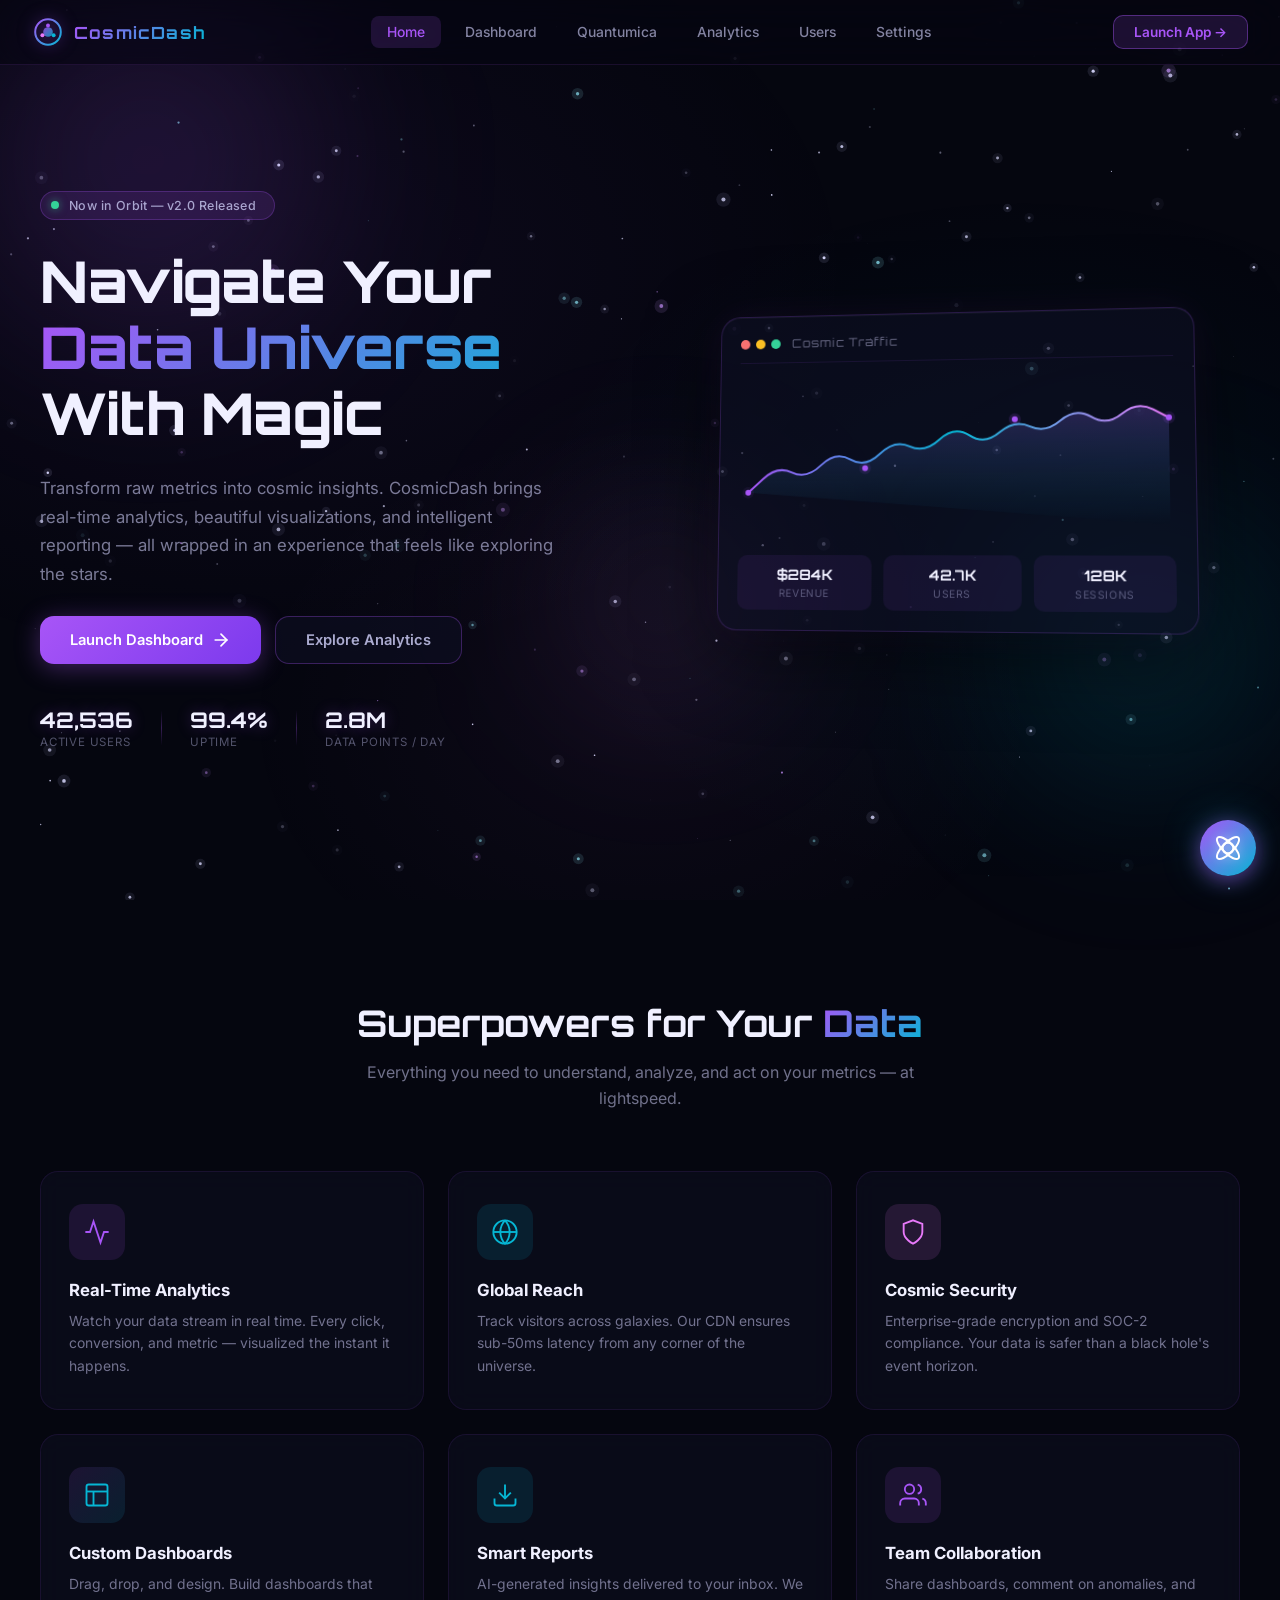
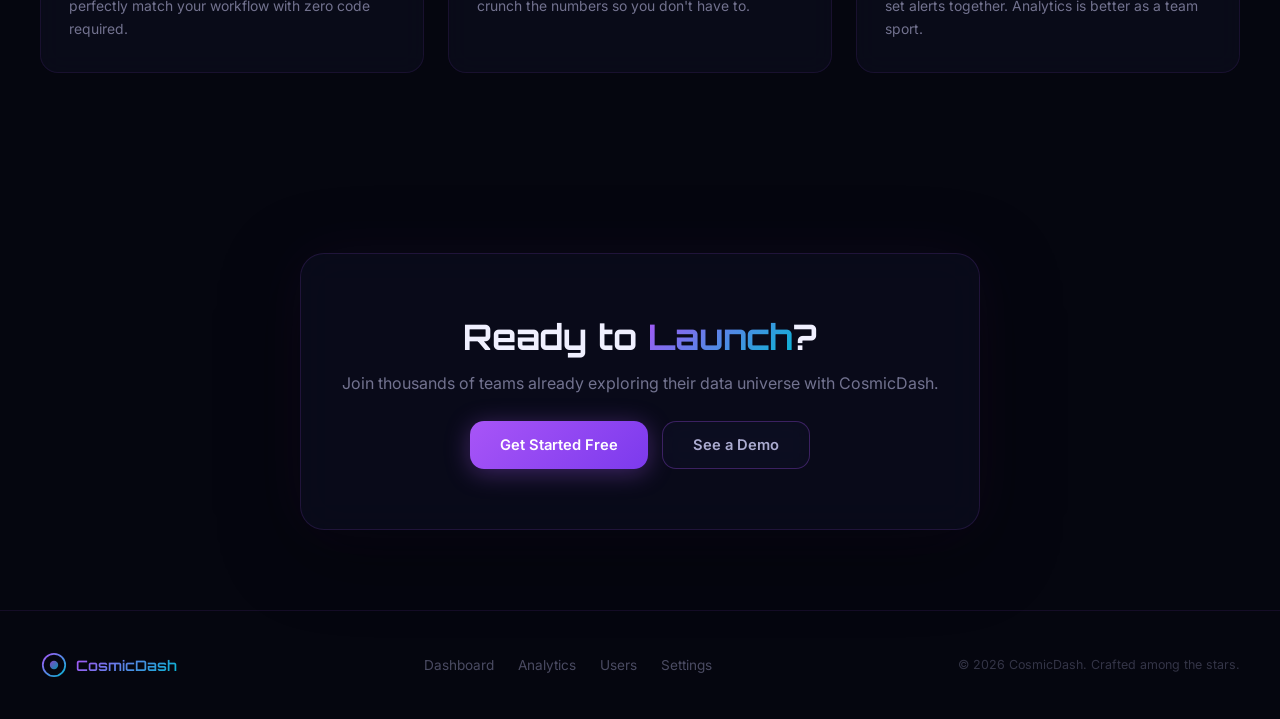
<file: index.html>
<!DOCTYPE html>
<html lang="en">

<head>
  <meta charset="UTF-8" />
  <meta name="viewport" content="width=device-width, initial-scale=1.0" />
  <title>CosmicDash — Your Universe of Analytics</title>
  <meta name="description"
    content="Step into the cosmos of data analytics. CosmicDash brings your metrics to life with stunning visualizations and real-time insights." />
  <link rel="preconnect" href="https://fonts.googleapis.com" />
  <link rel="preconnect" href="https://fonts.gstatic.com" crossorigin />
  <link
    href="https://fonts.googleapis.com/css2?family=Inter:wght@300;400;500;600;700;800&family=Orbitron:wght@400;500;600;700;800;900&display=swap"
    rel="stylesheet" />
  <link rel="stylesheet" href="styles.css" />
  <link rel="stylesheet" href="pages.css" />
</head>

<body class="page-hero">
  <!-- STAR FIELD -->
  <canvas id="starfield"></canvas>

  <!-- HERO NAVBAR -->
  <nav class="hero-nav">
    <div class="hero-nav-inner">
      <a href="index.html" class="hero-logo">
        <svg viewBox="0 0 40 40" width="32" height="32">
          <defs>
            <linearGradient id="logoGrad" x1="0%" y1="0%" x2="100%" y2="100%">
              <stop offset="0%" stop-color="#a855f7" />
              <stop offset="100%" stop-color="#06b6d4" />
            </linearGradient>
          </defs>
          <circle cx="20" cy="20" r="16" fill="none" stroke="url(#logoGrad)" stroke-width="2.5" />
          <circle cx="20" cy="20" r="6" fill="url(#logoGrad)" opacity="0.8" />
          <circle cx="20" cy="12" r="2.5" fill="#a855f7" />
          <circle cx="27" cy="24" r="2.5" fill="#06b6d4" />
          <circle cx="13" cy="24" r="2.5" fill="#e879f9" />
        </svg>
        <span>CosmicDash</span>
      </a>
      <div class="hero-nav-links">
        <a href="index.html" class="active">Home</a>
        <a href="dashboard.html">Dashboard</a>
        <a href="quantumica.html" class="quantum-link">Quantumica</a>
        <a href="analytics.html">Analytics</a>
        <a href="users.html">Users</a>
        <a href="settings.html">Settings</a>
      </div>
      <a href="dashboard.html" class="hero-cta-btn-sm">Launch App →</a>
      <button class="hero-mobile-menu" id="hero-mobile-toggle" aria-label="Menu">
        <svg width="24" height="24" fill="none" stroke="currentColor" stroke-width="2" stroke-linecap="round">
          <line x1="3" y1="6" x2="21" y2="6" />
          <line x1="3" y1="12" x2="21" y2="12" />
          <line x1="3" y1="18" x2="21" y2="18" />
        </svg>
      </button>
    </div>
    <!-- Mobile dropdown -->
    <div class="hero-mobile-dropdown" id="hero-mobile-dropdown">
      <a href="index.html" class="active">Home</a>
      <a href="dashboard.html">Dashboard</a>
      <a href="quantumica.html" class="quantum-link">Quantumica</a>
      <a href="analytics.html">Analytics</a>
      <a href="users.html">Users</a>
      <a href="settings.html">Settings</a>
    </div>
  </nav>

  <!-- ═══════════ HERO SECTION ═══════════ -->
  <section class="hero-section">
    <!-- Floating orbs -->
    <div class="hero-orb orb-1"></div>
    <div class="hero-orb orb-2"></div>
    <div class="hero-orb orb-3"></div>

    <div class="hero-content">
      <div class="hero-badge">
        <span class="badge-dot"></span>
        <span>Now in Orbit — v2.0 Released</span>
      </div>

      <h1 class="hero-title">
        <span class="hero-line">Navigate Your</span>
        <span class="hero-line gradient-text">Data Universe</span>
        <span class="hero-line">With Magic</span>
      </h1>

      <p class="hero-subtitle">
        Transform raw metrics into cosmic insights. CosmicDash brings real-time analytics,
        beautiful visualizations, and intelligent reporting — all wrapped in an experience
        that feels like exploring the stars.
      </p>

      <div class="hero-actions">
        <a href="dashboard.html" class="hero-cta primary">
          <span>Launch Dashboard</span>
          <svg width="20" height="20" viewBox="0 0 24 24" fill="none" stroke="currentColor" stroke-width="2"
            stroke-linecap="round">
            <line x1="5" y1="12" x2="19" y2="12" />
            <polyline points="12 5 19 12 12 19" />
          </svg>
        </a>
        <a href="analytics.html" class="hero-cta secondary">
          <span>Explore Analytics</span>
        </a>
      </div>

      <div class="hero-stats-row">
        <div class="hero-stat">
          <span class="hero-stat-value" data-hero-target="42750">0</span>
          <span class="hero-stat-label">Active Users</span>
        </div>
        <div class="hero-stat-divider"></div>
        <div class="hero-stat">
          <span class="hero-stat-value" data-hero-target="99.9" data-hero-decimals="1" data-hero-suffix="%">0%</span>
          <span class="hero-stat-label">Uptime</span>
        </div>
        <div class="hero-stat-divider"></div>
        <div class="hero-stat">
          <span class="hero-stat-value" data-hero-target="2800000" data-hero-prefix="">0</span>
          <span class="hero-stat-label">Data Points / Day</span>
        </div>
      </div>
    </div>

    <!-- Hero visual / mock dashboard preview -->
    <div class="hero-visual">
      <div class="hero-preview-card">
        <div class="preview-header">
          <div class="preview-dots">
            <span style="background:#f87171;"></span>
            <span style="background:#fbbf24;"></span>
            <span style="background:#34d399;"></span>
          </div>
          <span class="preview-title">Cosmic Traffic</span>
        </div>
        <canvas id="hero-mini-chart"></canvas>
        <div class="preview-kpi-row">
          <div class="preview-kpi">
            <span class="pkpi-val">$284K</span>
            <span class="pkpi-label">Revenue</span>
          </div>
          <div class="preview-kpi">
            <span class="pkpi-val">42.7K</span>
            <span class="pkpi-label">Users</span>
          </div>
          <div class="preview-kpi">
            <span class="pkpi-val">128K</span>
            <span class="pkpi-label">Sessions</span>
          </div>
        </div>
      </div>
    </div>
  </section>

  <!-- ═══════════ FEATURES SECTION ═══════════ -->
  <section class="features-section" id="features">
    <div class="section-header">
      <h2 class="section-title">Superpowers for Your <span class="gradient-text">Data</span></h2>
      <p class="section-desc">Everything you need to understand, analyze, and act on your metrics — at lightspeed.</p>
    </div>

    <div class="features-grid">
      <div class="feature-card">
        <div class="feature-icon purple-glow">
          <svg viewBox="0 0 24 24" width="28" height="28" fill="none" stroke="currentColor" stroke-width="1.6">
            <polyline points="22 12 18 12 15 21 9 3 6 12 2 12" />
          </svg>
        </div>
        <h3>Real-Time Analytics</h3>
        <p>Watch your data stream in real time. Every click, conversion, and metric — visualized the instant it happens.
        </p>
      </div>
      <div class="feature-card">
        <div class="feature-icon cyan-glow">
          <svg viewBox="0 0 24 24" width="28" height="28" fill="none" stroke="currentColor" stroke-width="1.6">
            <circle cx="12" cy="12" r="10" />
            <path d="M12 2a14.5 14.5 0 0 0 0 20 14.5 14.5 0 0 0 0-20" />
            <path d="M2 12h20" />
          </svg>
        </div>
        <h3>Global Reach</h3>
        <p>Track visitors across galaxies. Our CDN ensures sub-50ms latency from any corner of the universe.</p>
      </div>
      <div class="feature-card">
        <div class="feature-icon magenta-glow">
          <svg viewBox="0 0 24 24" width="28" height="28" fill="none" stroke="currentColor" stroke-width="1.6">
            <path d="M12 22s8-4 8-10V5l-8-3-8 3v7c0 6 8 10 8 10z" />
          </svg>
        </div>
        <h3>Cosmic Security</h3>
        <p>Enterprise-grade encryption and SOC-2 compliance. Your data is safer than a black hole's event horizon.</p>
      </div>
      <div class="feature-card">
        <div class="feature-icon mixed-glow">
          <svg viewBox="0 0 24 24" width="28" height="28" fill="none" stroke="currentColor" stroke-width="1.6">
            <rect x="3" y="3" width="18" height="18" rx="2" />
            <line x1="3" y1="9" x2="21" y2="9" />
            <line x1="9" y1="21" x2="9" y2="9" />
          </svg>
        </div>
        <h3>Custom Dashboards</h3>
        <p>Drag, drop, and design. Build dashboards that perfectly match your workflow with zero code required.</p>
      </div>
      <div class="feature-card">
        <div class="feature-icon cyan-glow">
          <svg viewBox="0 0 24 24" width="28" height="28" fill="none" stroke="currentColor" stroke-width="1.6">
            <path d="M21 15v4a2 2 0 0 1-2 2H5a2 2 0 0 1-2-2v-4" />
            <polyline points="7 10 12 15 17 10" />
            <line x1="12" y1="15" x2="12" y2="3" />
          </svg>
        </div>
        <h3>Smart Reports</h3>
        <p>AI-generated insights delivered to your inbox. We crunch the numbers so you don't have to.</p>
      </div>
      <div class="feature-card">
        <div class="feature-icon purple-glow">
          <svg viewBox="0 0 24 24" width="28" height="28" fill="none" stroke="currentColor" stroke-width="1.6">
            <path d="M17 21v-2a4 4 0 0 0-4-4H5a4 4 0 0 0-4 4v2" />
            <circle cx="9" cy="7" r="4" />
            <path d="M23 21v-2a4 4 0 0 0-3-3.87" />
            <path d="M16 3.13a4 4 0 0 1 0 7.75" />
          </svg>
        </div>
        <h3>Team Collaboration</h3>
        <p>Share dashboards, comment on anomalies, and set alerts together. Analytics is better as a team sport.</p>
      </div>
    </div>
  </section>

  <!-- ═══════════ CTA SECTION ═══════════ -->
  <section class="cta-section">
    <div class="cta-inner">
      <h2>Ready to <span class="gradient-text">Launch</span>?</h2>
      <p>Join thousands of teams already exploring their data universe with CosmicDash.</p>
      <div class="cta-actions">
        <a href="dashboard.html" class="hero-cta primary">Get Started Free</a>
        <a href="analytics.html" class="hero-cta secondary">See a Demo</a>
      </div>
    </div>
  </section>

  <!-- FOOTER -->
  <footer class="cosmic-footer">
    <div class="footer-inner">
      <div class="footer-brand">
        <svg viewBox="0 0 40 40" width="28" height="28">
          <circle cx="20" cy="20" r="16" fill="none" stroke="url(#logoGrad)" stroke-width="2.5" />
          <circle cx="20" cy="20" r="6" fill="url(#logoGrad)" opacity="0.8" />
        </svg>
        <span>CosmicDash</span>
      </div>
      <div class="footer-links">
        <a href="dashboard.html">Dashboard</a>
        <a href="analytics.html">Analytics</a>
        <a href="users.html">Users</a>
        <a href="settings.html">Settings</a>
      </div>
      <p class="footer-copy">© 2026 CosmicDash. Crafted among the stars.</p>
    </div>
  </footer>

  <script src="app.js"></script>
  <script src="pages.js"></script>
</body>

</html>
</file>
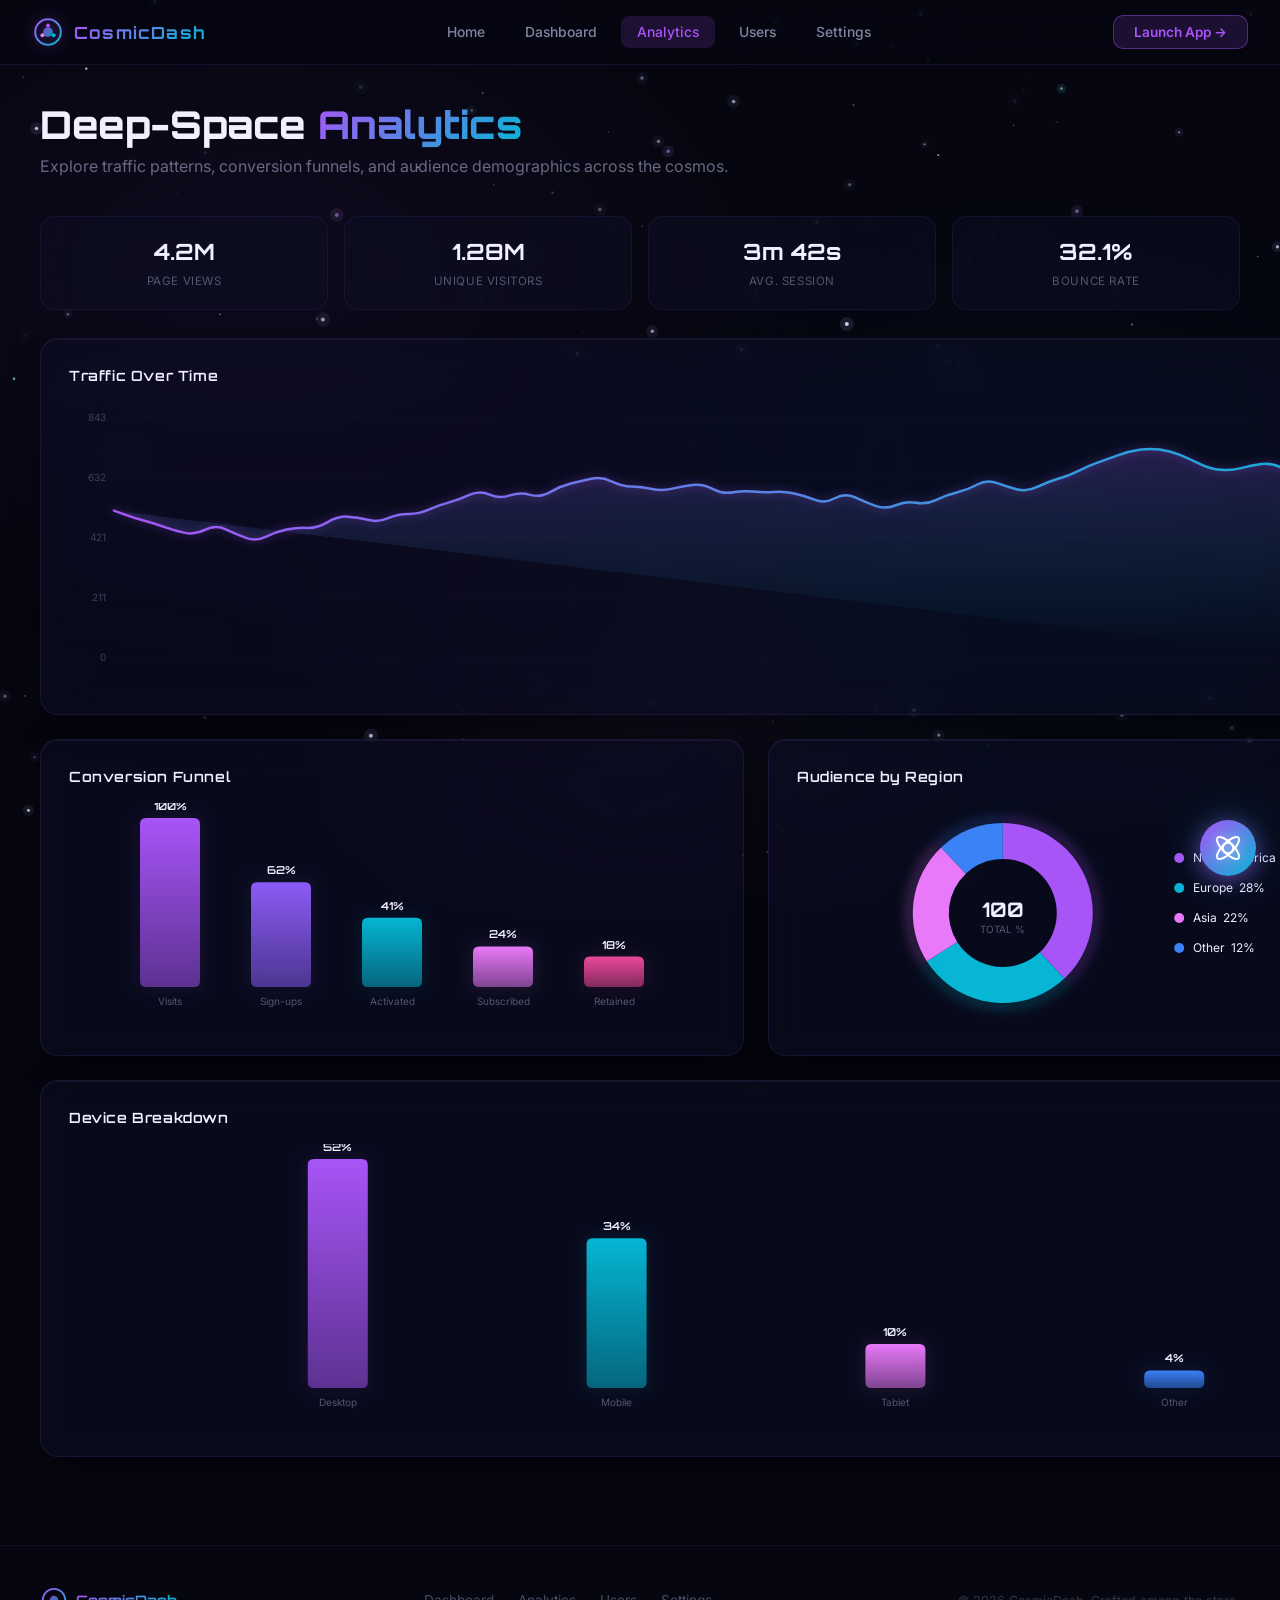
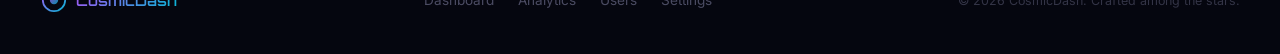
<file: analytics.html>
<!DOCTYPE html>
<html lang="en">

<head>
    <meta charset="UTF-8" />
    <meta name="viewport" content="width=device-width, initial-scale=1.0" />
    <title>Analytics — CosmicDash</title>
    <meta name="description"
        content="Deep-dive analytics with cosmic visualizations. Explore traffic, conversion funnels, and audience demographics." />
    <link rel="preconnect" href="https://fonts.googleapis.com" />
    <link rel="preconnect" href="https://fonts.gstatic.com" crossorigin />
    <link
        href="https://fonts.googleapis.com/css2?family=Inter:wght@300;400;500;600;700;800&family=Orbitron:wght@400;500;600;700;800;900&display=swap"
        rel="stylesheet" />
    <link rel="stylesheet" href="styles.css" />
    <link rel="stylesheet" href="pages.css" />
</head>

<body class="page-analytics">
    <canvas id="starfield"></canvas>

    <!-- NAV -->
    <nav class="hero-nav">
        <div class="hero-nav-inner">
            <a href="index.html" class="hero-logo">
                <svg viewBox="0 0 40 40" width="32" height="32">
                    <defs>
                        <linearGradient id="logoGrad" x1="0%" y1="0%" x2="100%" y2="100%">
                            <stop offset="0%" stop-color="#a855f7" />
                            <stop offset="100%" stop-color="#06b6d4" />
                        </linearGradient>
                    </defs>
                    <circle cx="20" cy="20" r="16" fill="none" stroke="url(#logoGrad)" stroke-width="2.5" />
                    <circle cx="20" cy="20" r="6" fill="url(#logoGrad)" opacity="0.8" />
                    <circle cx="20" cy="12" r="2.5" fill="#a855f7" />
                    <circle cx="27" cy="24" r="2.5" fill="#06b6d4" />
                    <circle cx="13" cy="24" r="2.5" fill="#e879f9" />
                </svg>
                <span>CosmicDash</span>
            </a>
            <div class="hero-nav-links">
                <a href="index.html">Home</a>
                <a href="dashboard.html">Dashboard</a>
                <a href="analytics.html" class="active">Analytics</a>
                <a href="users.html">Users</a>
                <a href="settings.html">Settings</a>
            </div>
            <a href="dashboard.html" class="hero-cta-btn-sm">Launch App →</a>
            <button class="hero-mobile-menu" id="hero-mobile-toggle" aria-label="Menu">
                <svg width="24" height="24" fill="none" stroke="currentColor" stroke-width="2" stroke-linecap="round">
                    <line x1="3" y1="6" x2="21" y2="6" />
                    <line x1="3" y1="12" x2="21" y2="12" />
                    <line x1="3" y1="18" x2="21" y2="18" />
                </svg>
            </button>
        </div>
        <div class="hero-mobile-dropdown" id="hero-mobile-dropdown">
            <a href="index.html">Home</a>
            <a href="dashboard.html">Dashboard</a>
            <a href="quantumica.html" class="quantum-link">Quantumica</a>
            <a href="analytics.html" class="active">Analytics</a>
            <a href="users.html">Users</a>
            <a href="settings.html">Settings</a>
        </div>
    </nav>

    <div class="page-content">
        <div class="page-body">
            <div class="page-hero-banner">
                <h1>Deep-Space <span class="gradient-text">Analytics</span></h1>
                <p>Explore traffic patterns, conversion funnels, and audience demographics across the cosmos.</p>
            </div>

            <!-- Mini metrics -->
            <div class="metrics-row">
                <div class="metric-mini">
                    <span class="mm-value">4.2M</span>
                    <span class="mm-label">Page Views</span>
                </div>
                <div class="metric-mini">
                    <span class="mm-value">1.28M</span>
                    <span class="mm-label">Unique Visitors</span>
                </div>
                <div class="metric-mini">
                    <span class="mm-value">3m 42s</span>
                    <span class="mm-label">Avg. Session</span>
                </div>
                <div class="metric-mini">
                    <span class="mm-value">32.1%</span>
                    <span class="mm-label">Bounce Rate</span>
                </div>
            </div>

            <!-- Charts grid -->
            <div class="analytics-grid">
                <div class="analytics-card full-width">
                    <h3>Traffic Over Time</h3>
                    <canvas id="analytics-traffic-chart"></canvas>
                </div>
                <div class="analytics-card">
                    <h3>Conversion Funnel</h3>
                    <canvas id="analytics-funnel-chart"></canvas>
                </div>
                <div class="analytics-card">
                    <h3>Audience by Region</h3>
                    <canvas id="analytics-region-chart"></canvas>
                </div>
                <div class="analytics-card full-width">
                    <h3>Device Breakdown</h3>
                    <canvas id="analytics-device-chart"></canvas>
                </div>
            </div>
        </div>
    </div>

    <footer class="cosmic-footer">
        <div class="footer-inner">
            <div class="footer-brand"><svg viewBox="0 0 40 40" width="28" height="28">
                    <circle cx="20" cy="20" r="16" fill="none" stroke="url(#logoGrad)" stroke-width="2.5" />
                    <circle cx="20" cy="20" r="6" fill="url(#logoGrad)" opacity="0.8" />
                </svg><span>CosmicDash</span></div>
            <div class="footer-links"><a href="dashboard.html">Dashboard</a><a href="analytics.html">Analytics</a><a
                    href="users.html">Users</a><a href="settings.html">Settings</a></div>
            <p class="footer-copy">© 2026 CosmicDash. Crafted among the stars.</p>
        </div>
    </footer>

    <script src="app.js"></script>
    <script src="pages.js"></script>
</body>

</html>
</file>
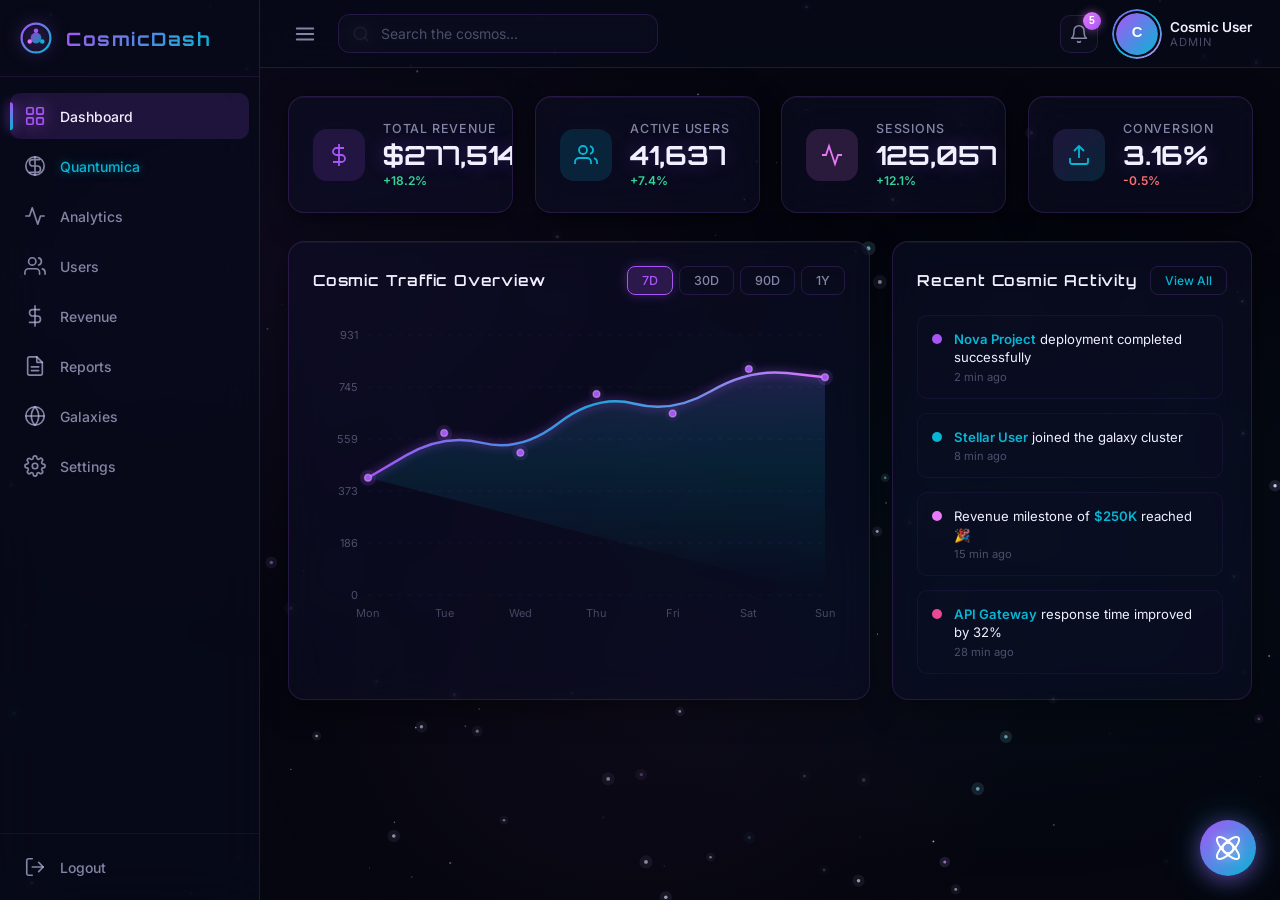
<file: dashboard.html>
<!DOCTYPE html>
<html lang="en">

<head>
  <meta charset="UTF-8" />
  <meta name="viewport" content="width=device-width, initial-scale=1.0" />
  <title>Cosmic Magic Dashboard | Analytics</title>
  <meta name="description"
    content="A futuristic cosmic analytics dashboard with glassmorphism, neon glow effects, and 3D interactive elements." />
  <link rel="preconnect" href="https://fonts.googleapis.com" />
  <link rel="preconnect" href="https://fonts.gstatic.com" crossorigin />
  <link
    href="https://fonts.googleapis.com/css2?family=Inter:wght@300;400;500;600;700;800&family=Orbitron:wght@400;500;600;700;800;900&display=swap"
    rel="stylesheet" />
  <link rel="stylesheet" href="styles.css" />
  <link rel="stylesheet" href="pages.css" />
</head>

<body>
  <!-- ====== STAR FIELD CANVAS ====== -->
  <canvas id="starfield"></canvas>

  <!-- ====== SIDEBAR ====== -->
  <aside id="sidebar" class="sidebar">
    <div class="sidebar-header">
      <div class="logo-icon">
        <svg viewBox="0 0 40 40" width="36" height="36">
          <defs>
            <linearGradient id="logoGrad" x1="0%" y1="0%" x2="100%" y2="100%">
              <stop offset="0%" stop-color="#a855f7" />
              <stop offset="100%" stop-color="#06b6d4" />
            </linearGradient>
          </defs>
          <circle cx="20" cy="20" r="16" fill="none" stroke="url(#logoGrad)" stroke-width="2.5" />
          <circle cx="20" cy="20" r="6" fill="url(#logoGrad)" opacity="0.8" />
          <circle cx="20" cy="12" r="2.5" fill="#a855f7" />
          <circle cx="27" cy="24" r="2.5" fill="#06b6d4" />
          <circle cx="13" cy="24" r="2.5" fill="#e879f9" />
        </svg>
      </div>
      <a href="index.html" style="text-decoration:none;"><span class="logo-text">CosmicDash</span></a>
    </div>

    <nav class="sidebar-nav">
      <a href="dashboard.html" class="nav-item active" data-tooltip="Dashboard">
        <svg class="nav-icon" viewBox="0 0 24 24" fill="none" stroke="currentColor" stroke-width="1.8"
          stroke-linecap="round" stroke-linejoin="round">
          <rect x="3" y="3" width="7" height="7" rx="1" />
          <rect x="14" y="3" width="7" height="7" rx="1" />
          <rect x="3" y="14" width="7" height="7" rx="1" />
          <rect x="14" y="14" width="7" height="7" rx="1" />
        </svg>
        <span class="nav-label">Dashboard</span>
      </a>
      <a href="quantumica.html" class="nav-item" data-tooltip="Quantumica">
        <svg class="nav-icon" viewBox="0 0 24 24" fill="none" stroke="currentColor" stroke-width="1.8"
          stroke-linecap="round" stroke-linejoin="round">
          <circle cx="12" cy="12" r="10" />
          <path d="M12 2v20M17 5H9.5a3.5 3.5 0 0 0 0 7h5a3.5 3.5 0 0 1 0 7H6" />
        </svg>
        <span class="nav-label" style="color:#06b6d4; text-shadow:0 0 10px rgba(6,182,212,0.5);">Quantumica</span>
      </a>
      <a href="analytics.html" class="nav-item" data-tooltip="Analytics">
        <svg class="nav-icon" viewBox="0 0 24 24" fill="none" stroke="currentColor" stroke-width="1.8"
          stroke-linecap="round" stroke-linejoin="round">
          <polyline points="22 12 18 12 15 21 9 3 6 12 2 12" />
        </svg>
        <span class="nav-label">Analytics</span>
      </a>
      <a href="users.html" class="nav-item" data-tooltip="Users">
        <svg class="nav-icon" viewBox="0 0 24 24" fill="none" stroke="currentColor" stroke-width="1.8"
          stroke-linecap="round" stroke-linejoin="round">
          <path d="M17 21v-2a4 4 0 0 0-4-4H5a4 4 0 0 0-4 4v2" />
          <circle cx="9" cy="7" r="4" />
          <path d="M23 21v-2a4 4 0 0 0-3-3.87" />
          <path d="M16 3.13a4 4 0 0 1 0 7.75" />
        </svg>
        <span class="nav-label">Users</span>
      </a>
      <a href="#" class="nav-item" data-tooltip="Revenue">
        <svg class="nav-icon" viewBox="0 0 24 24" fill="none" stroke="currentColor" stroke-width="1.8"
          stroke-linecap="round" stroke-linejoin="round">
          <line x1="12" y1="1" x2="12" y2="23" />
          <path d="M17 5H9.5a3.5 3.5 0 0 0 0 7h5a3.5 3.5 0 0 1 0 7H6" />
        </svg>
        <span class="nav-label">Revenue</span>
      </a>
      <a href="#" class="nav-item" data-tooltip="Reports">
        <svg class="nav-icon" viewBox="0 0 24 24" fill="none" stroke="currentColor" stroke-width="1.8"
          stroke-linecap="round" stroke-linejoin="round">
          <path d="M14 2H6a2 2 0 0 0-2 2v16a2 2 0 0 0 2 2h12a2 2 0 0 0 2-2V8z" />
          <polyline points="14 2 14 8 20 8" />
          <line x1="16" y1="13" x2="8" y2="13" />
          <line x1="16" y1="17" x2="8" y2="17" />
        </svg>
        <span class="nav-label">Reports</span>
      </a>
      <a href="#" class="nav-item" data-tooltip="Galaxies">
        <svg class="nav-icon" viewBox="0 0 24 24" fill="none" stroke="currentColor" stroke-width="1.8"
          stroke-linecap="round" stroke-linejoin="round">
          <circle cx="12" cy="12" r="10" />
          <path d="M12 2a14.5 14.5 0 0 0 0 20 14.5 14.5 0 0 0 0-20" />
          <path d="M2 12h20" />
        </svg>
        <span class="nav-label">Galaxies</span>
      </a>
      <a href="settings.html" class="nav-item" data-tooltip="Settings">
        <svg class="nav-icon" viewBox="0 0 24 24" fill="none" stroke="currentColor" stroke-width="1.8"
          stroke-linecap="round" stroke-linejoin="round">
          <circle cx="12" cy="12" r="3" />
          <path
            d="M19.4 15a1.65 1.65 0 0 0 .33 1.82l.06.06a2 2 0 0 1-2.83 2.83l-.06-.06a1.65 1.65 0 0 0-1.82-.33 1.65 1.65 0 0 0-1 1.51V21a2 2 0 0 1-4 0v-.09A1.65 1.65 0 0 0 9 19.4a1.65 1.65 0 0 0-1.82.33l-.06.06a2 2 0 0 1-2.83-2.83l.06-.06A1.65 1.65 0 0 0 4.68 15a1.65 1.65 0 0 0-1.51-1H3a2 2 0 0 1 0-4h.09A1.65 1.65 0 0 0 4.6 9a1.65 1.65 0 0 0-.33-1.82l-.06-.06a2 2 0 0 1 2.83-2.83l.06.06A1.65 1.65 0 0 0 9 4.68a1.65 1.65 0 0 0 1-1.51V3a2 2 0 0 1 4 0v.09a1.65 1.65 0 0 0 1 1.51 1.65 1.65 0 0 0 1.82-.33l.06-.06a2 2 0 0 1 2.83 2.83l-.06.06A1.65 1.65 0 0 0 19.4 9a1.65 1.65 0 0 0 1.51 1H21a2 2 0 0 1 0 4h-.09a1.65 1.65 0 0 0-1.51 1z" />
        </svg>
        <span class="nav-label">Settings</span>
      </a>
    </nav>

    <div class="sidebar-footer">
      <a href="index.html" class="nav-item" data-tooltip="Logout">
        <svg class="nav-icon" viewBox="0 0 24 24" fill="none" stroke="currentColor" stroke-width="1.8"
          stroke-linecap="round" stroke-linejoin="round">
          <path d="M9 21H5a2 2 0 0 1-2-2V5a2 2 0 0 1 2-2h4" />
          <polyline points="16 17 21 12 16 7" />
          <line x1="21" y1="12" x2="9" y2="12" />
        </svg>
        <span class="nav-label">Logout</span>
      </a>
    </div>
  </aside>

  <!-- ====== MAIN WRAPPER ====== -->
  <div id="main-wrapper" class="main-wrapper">
    <!-- ====== HEADER ====== -->
    <header class="top-header">
      <div class="header-left">
        <button id="sidebar-toggle" class="sidebar-toggle" aria-label="Toggle Sidebar">
          <svg viewBox="0 0 24 24" width="22" height="22" fill="none" stroke="currentColor" stroke-width="2"
            stroke-linecap="round">
            <line x1="3" y1="6" x2="21" y2="6" />
            <line x1="3" y1="12" x2="21" y2="12" />
            <line x1="3" y1="18" x2="21" y2="18" />
          </svg>
        </button>
        <div class="search-container">
          <svg class="search-icon" viewBox="0 0 24 24" width="18" height="18" fill="none" stroke="currentColor"
            stroke-width="2" stroke-linecap="round">
            <circle cx="11" cy="11" r="8" />
            <line x1="21" y1="21" x2="16.65" y2="16.65" />
          </svg>
          <input id="search-input" type="text" class="search-input" placeholder="Search the cosmos..."
            autocomplete="off" />
        </div>
      </div>
      <div class="header-right">
        <button class="icon-btn notification-btn" aria-label="Notifications">
          <svg viewBox="0 0 24 24" width="20" height="20" fill="none" stroke="currentColor" stroke-width="1.8"
            stroke-linecap="round" stroke-linejoin="round">
            <path d="M18 8A6 6 0 0 0 6 8c0 7-3 9-3 9h18s-3-2-3-9" />
            <path d="M13.73 21a2 2 0 0 1-3.46 0" />
          </svg>
          <span class="notif-badge">5</span>
        </button>
        <div class="profile-wrapper">
          <div class="profile-avatar" id="profile-avatar">
            <img
              src="data:image/svg+xml,%3Csvg xmlns='http://www.w3.org/2000/svg' viewBox='0 0 80 80'%3E%3Cdefs%3E%3ClinearGradient id='g' x1='0%25' y1='0%25' x2='100%25' y2='100%25'%3E%3Cstop offset='0%25' stop-color='%23a855f7'/%3E%3Cstop offset='100%25' stop-color='%2306b6d4'/%3E%3C/linearGradient%3E%3C/defs%3E%3Ccircle cx='40' cy='40' r='40' fill='url(%23g)'/%3E%3Ctext x='40' y='46' font-family='Inter,sans-serif' font-size='28' font-weight='700' fill='white' text-anchor='middle'%3EC%3C/text%3E%3C/svg%3E"
              alt="User Avatar" width="40" height="40" />
            <span class="avatar-ring"></span>
          </div>
          <div class="profile-info">
            <span class="profile-name">Cosmic User</span>
            <span class="profile-role">Admin</span>
          </div>
        </div>
      </div>
    </header>

    <!-- ====== MAIN CONTENT ====== -->
    <main class="main-content">
      <!-- KPI CARDS ROW -->
      <section class="kpi-row">
        <article class="kpi-card" id="kpi-revenue">
          <div class="kpi-icon-wrap purple">
            <svg viewBox="0 0 24 24" width="24" height="24" fill="none" stroke="currentColor" stroke-width="1.8">
              <line x1="12" y1="1" x2="12" y2="23" />
              <path d="M17 5H9.5a3.5 3.5 0 0 0 0 7h5a3.5 3.5 0 0 1 0 7H6" />
            </svg>
          </div>
          <div class="kpi-data">
            <span class="kpi-label">Total Revenue</span>
            <span class="kpi-value" data-target="284930">$0</span>
            <span class="kpi-change positive">+18.2%</span>
          </div>
        </article>
        <article class="kpi-card" id="kpi-users">
          <div class="kpi-icon-wrap cyan">
            <svg viewBox="0 0 24 24" width="24" height="24" fill="none" stroke="currentColor" stroke-width="1.8">
              <path d="M17 21v-2a4 4 0 0 0-4-4H5a4 4 0 0 0-4 4v2" />
              <circle cx="9" cy="7" r="4" />
              <path d="M23 21v-2a4 4 0 0 0-3-3.87" />
              <path d="M16 3.13a4 4 0 0 1 0 7.75" />
            </svg>
          </div>
          <div class="kpi-data">
            <span class="kpi-label">Active Users</span>
            <span class="kpi-value" data-target="42750">0</span>
            <span class="kpi-change positive">+7.4%</span>
          </div>
        </article>
        <article class="kpi-card" id="kpi-sessions">
          <div class="kpi-icon-wrap magenta">
            <svg viewBox="0 0 24 24" width="24" height="24" fill="none" stroke="currentColor" stroke-width="1.8">
              <polyline points="22 12 18 12 15 21 9 3 6 12 2 12" />
            </svg>
          </div>
          <div class="kpi-data">
            <span class="kpi-label">Sessions</span>
            <span class="kpi-value" data-target="128400">0</span>
            <span class="kpi-change positive">+12.1%</span>
          </div>
        </article>
        <article class="kpi-card" id="kpi-conversion">
          <div class="kpi-icon-wrap mixed">
            <svg viewBox="0 0 24 24" width="24" height="24" fill="none" stroke="currentColor" stroke-width="1.8">
              <path d="M21 15v4a2 2 0 0 1-2 2H5a2 2 0 0 1-2-2v-4" />
              <polyline points="17 8 12 3 7 8" />
              <line x1="12" y1="3" x2="12" y2="15" />
            </svg>
          </div>
          <div class="kpi-data">
            <span class="kpi-label">Conversion</span>
            <span class="kpi-value" data-target="3.24" data-suffix="%" data-decimals="2">0%</span>
            <span class="kpi-change negative">-0.5%</span>
          </div>
        </article>
      </section>

      <!-- CHART + ACTIVITY FEED -->
      <section class="content-grid">
        <!-- CHART PANEL -->
        <div class="chart-panel glass-panel">
          <div class="panel-header">
            <h2 class="panel-title">Cosmic Traffic Overview</h2>
            <div class="chart-controls">
              <button class="chart-btn active" data-range="7d">7D</button>
              <button class="chart-btn" data-range="30d">30D</button>
              <button class="chart-btn" data-range="90d">90D</button>
              <button class="chart-btn" data-range="1y">1Y</button>
            </div>
          </div>
          <div class="chart-wrapper">
            <canvas id="main-chart"></canvas>
          </div>
        </div>

        <!-- ACTIVITY FEED -->
        <div class="activity-panel glass-panel">
          <div class="panel-header">
            <h2 class="panel-title">Recent Cosmic Activity</h2>
            <button class="see-all-btn">View All</button>
          </div>
          <div class="activity-feed" id="activity-feed">
            <!-- JS populated -->
          </div>
        </div>
      </section>
    </main>
  </div>

  <script src="app.js"></script>
  <script src="pages.js"></script>
</body>

</html>
</file>
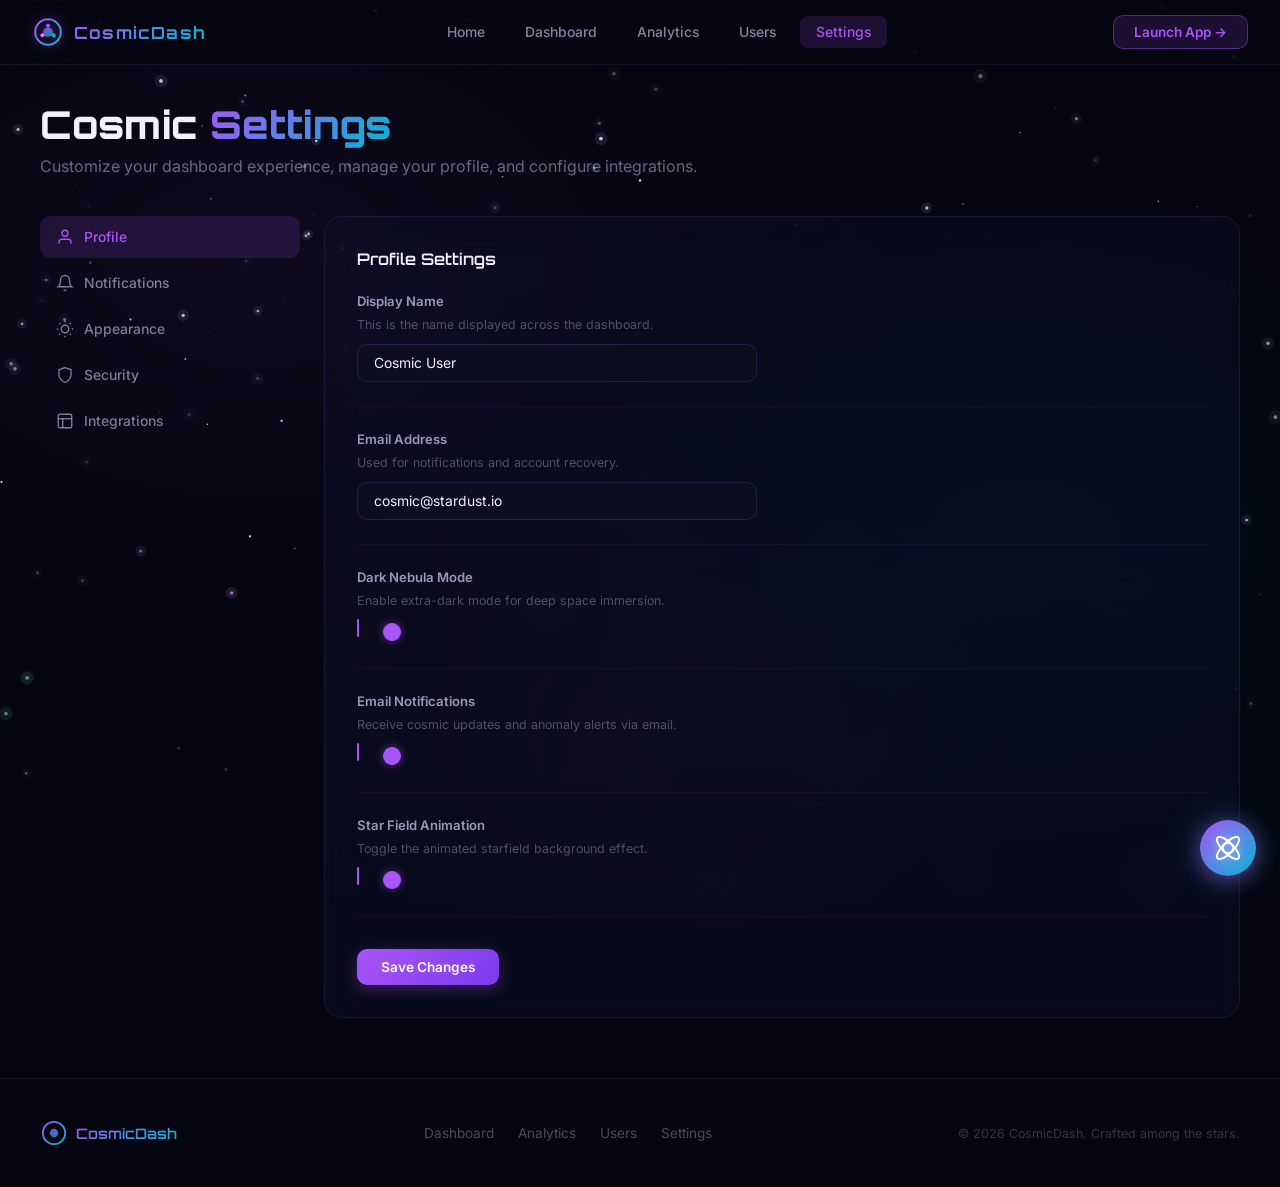
<file: settings.html>
<!DOCTYPE html>
<html lang="en">

<head>
    <meta charset="UTF-8" />
    <meta name="viewport" content="width=device-width, initial-scale=1.0" />
    <title>Settings — CosmicDash</title>
    <meta name="description"
        content="Configure your CosmicDash experience. Manage profile, notifications, appearance, and security settings." />
    <link rel="preconnect" href="https://fonts.googleapis.com" />
    <link rel="preconnect" href="https://fonts.gstatic.com" crossorigin />
    <link
        href="https://fonts.googleapis.com/css2?family=Inter:wght@300;400;500;600;700;800&family=Orbitron:wght@400;500;600;700;800;900&display=swap"
        rel="stylesheet" />
    <link rel="stylesheet" href="styles.css" />
    <link rel="stylesheet" href="pages.css" />
</head>

<body class="page-settings">
    <canvas id="starfield"></canvas>

    <nav class="hero-nav">
        <div class="hero-nav-inner">
            <a href="index.html" class="hero-logo">
                <svg viewBox="0 0 40 40" width="32" height="32">
                    <defs>
                        <linearGradient id="logoGrad" x1="0%" y1="0%" x2="100%" y2="100%">
                            <stop offset="0%" stop-color="#a855f7" />
                            <stop offset="100%" stop-color="#06b6d4" />
                        </linearGradient>
                    </defs>
                    <circle cx="20" cy="20" r="16" fill="none" stroke="url(#logoGrad)" stroke-width="2.5" />
                    <circle cx="20" cy="20" r="6" fill="url(#logoGrad)" opacity="0.8" />
                    <circle cx="20" cy="12" r="2.5" fill="#a855f7" />
                    <circle cx="27" cy="24" r="2.5" fill="#06b6d4" />
                    <circle cx="13" cy="24" r="2.5" fill="#e879f9" />
                </svg>
                <span>CosmicDash</span>
            </a>
            <div class="hero-nav-links">
                <a href="index.html">Home</a>
                <a href="dashboard.html">Dashboard</a>
                <a href="analytics.html">Analytics</a>
                <a href="users.html">Users</a>
                <a href="settings.html" class="active">Settings</a>
            </div>
            <a href="dashboard.html" class="hero-cta-btn-sm">Launch App →</a>
            <button class="hero-mobile-menu" id="hero-mobile-toggle" aria-label="Menu">
                <svg width="24" height="24" fill="none" stroke="currentColor" stroke-width="2" stroke-linecap="round">
                    <line x1="3" y1="6" x2="21" y2="6" />
                    <line x1="3" y1="12" x2="21" y2="12" />
                    <line x1="3" y1="18" x2="21" y2="18" />
                </svg>
            </button>
        </div>
        <div class="hero-mobile-dropdown" id="hero-mobile-dropdown">
            <a href="index.html">Home</a>
            <a href="dashboard.html">Dashboard</a>
            <a href="quantumica.html" class="quantum-link">Quantumica</a>
            <a href="analytics.html">Analytics</a>
            <a href="users.html">Users</a>
            <a href="settings.html" class="active">Settings</a>
        </div>
    </nav>

    <div class="page-content">
        <div class="page-body">
            <div class="page-hero-banner">
                <h1>Cosmic <span class="gradient-text">Settings</span></h1>
                <p>Customize your dashboard experience, manage your profile, and configure integrations.</p>
            </div>

            <div class="settings-grid">
                <!-- Settings sidebar -->
                <div class="settings-sidebar">
                    <a href="#" class="active" data-setting="profile">
                        <svg width="18" height="18" viewBox="0 0 24 24" fill="none" stroke="currentColor"
                            stroke-width="1.8">
                            <path d="M20 21v-2a4 4 0 0 0-4-4H8a4 4 0 0 0-4 4v2" />
                            <circle cx="12" cy="7" r="4" />
                        </svg>
                        Profile
                    </a>
                    <a href="#" data-setting="notifications">
                        <svg width="18" height="18" viewBox="0 0 24 24" fill="none" stroke="currentColor"
                            stroke-width="1.8">
                            <path d="M18 8A6 6 0 0 0 6 8c0 7-3 9-3 9h18s-3-2-3-9" />
                            <path d="M13.73 21a2 2 0 0 1-3.46 0" />
                        </svg>
                        Notifications
                    </a>
                    <a href="#" data-setting="appearance">
                        <svg width="18" height="18" viewBox="0 0 24 24" fill="none" stroke="currentColor"
                            stroke-width="1.8">
                            <circle cx="12" cy="12" r="5" />
                            <line x1="12" y1="1" x2="12" y2="3" />
                            <line x1="12" y1="21" x2="12" y2="23" />
                            <line x1="4.22" y1="4.22" x2="5.64" y2="5.64" />
                            <line x1="18.36" y1="18.36" x2="19.78" y2="19.78" />
                            <line x1="1" y1="12" x2="3" y2="12" />
                            <line x1="21" y1="12" x2="23" y2="12" />
                            <line x1="4.22" y1="19.78" x2="5.64" y2="18.36" />
                            <line x1="18.36" y1="5.64" x2="19.78" y2="4.22" />
                        </svg>
                        Appearance
                    </a>
                    <a href="#" data-setting="security">
                        <svg width="18" height="18" viewBox="0 0 24 24" fill="none" stroke="currentColor"
                            stroke-width="1.8">
                            <path d="M12 22s8-4 8-10V5l-8-3-8 3v7c0 6 8 10 8 10z" />
                        </svg>
                        Security
                    </a>
                    <a href="#" data-setting="integrations">
                        <svg width="18" height="18" viewBox="0 0 24 24" fill="none" stroke="currentColor"
                            stroke-width="1.8">
                            <rect x="3" y="3" width="18" height="18" rx="2" />
                            <line x1="3" y1="9" x2="21" y2="9" />
                            <line x1="9" y1="21" x2="9" y2="9" />
                        </svg>
                        Integrations
                    </a>
                </div>

                <!-- Settings panel -->
                <div class="settings-panel" id="settings-panel">
                    <h3>Profile Settings</h3>
                    <div class="setting-group">
                        <label for="set-name">Display Name</label>
                        <p class="setting-desc">This is the name displayed across the dashboard.</p>
                        <input type="text" id="set-name" class="cosmic-input" value="Cosmic User" />
                    </div>
                    <div class="setting-group">
                        <label for="set-email">Email Address</label>
                        <p class="setting-desc">Used for notifications and account recovery.</p>
                        <input type="email" id="set-email" class="cosmic-input" value="cosmic@stardust.io" />
                    </div>
                    <div class="setting-group">
                        <label>Dark Nebula Mode</label>
                        <p class="setting-desc">Enable extra-dark mode for deep space immersion.</p>
                        <label class="cosmic-toggle">
                            <input type="checkbox" checked />
                            <span class="toggle-slider"></span>
                        </label>
                    </div>
                    <div class="setting-group">
                        <label>Email Notifications</label>
                        <p class="setting-desc">Receive cosmic updates and anomaly alerts via email.</p>
                        <label class="cosmic-toggle">
                            <input type="checkbox" checked />
                            <span class="toggle-slider"></span>
                        </label>
                    </div>
                    <div class="setting-group">
                        <label>Star Field Animation</label>
                        <p class="setting-desc">Toggle the animated starfield background effect.</p>
                        <label class="cosmic-toggle">
                            <input type="checkbox" checked />
                            <span class="toggle-slider"></span>
                        </label>
                    </div>
                    <button class="cosmic-btn primary" style="margin-top: 8px;">Save Changes</button>
                </div>
            </div>
        </div>
    </div>

    <footer class="cosmic-footer">
        <div class="footer-inner">
            <div class="footer-brand"><svg viewBox="0 0 40 40" width="28" height="28">
                    <circle cx="20" cy="20" r="16" fill="none" stroke="url(#logoGrad)" stroke-width="2.5" />
                    <circle cx="20" cy="20" r="6" fill="url(#logoGrad)" opacity="0.8" />
                </svg><span>CosmicDash</span></div>
            <div class="footer-links"><a href="dashboard.html">Dashboard</a><a href="analytics.html">Analytics</a><a
                    href="users.html">Users</a><a href="settings.html">Settings</a></div>
            <p class="footer-copy">© 2026 CosmicDash. Crafted among the stars.</p>
        </div>
    </footer>

    <script src="app.js"></script>
    <script src="pages.js"></script>
</body>

</html>
</file>
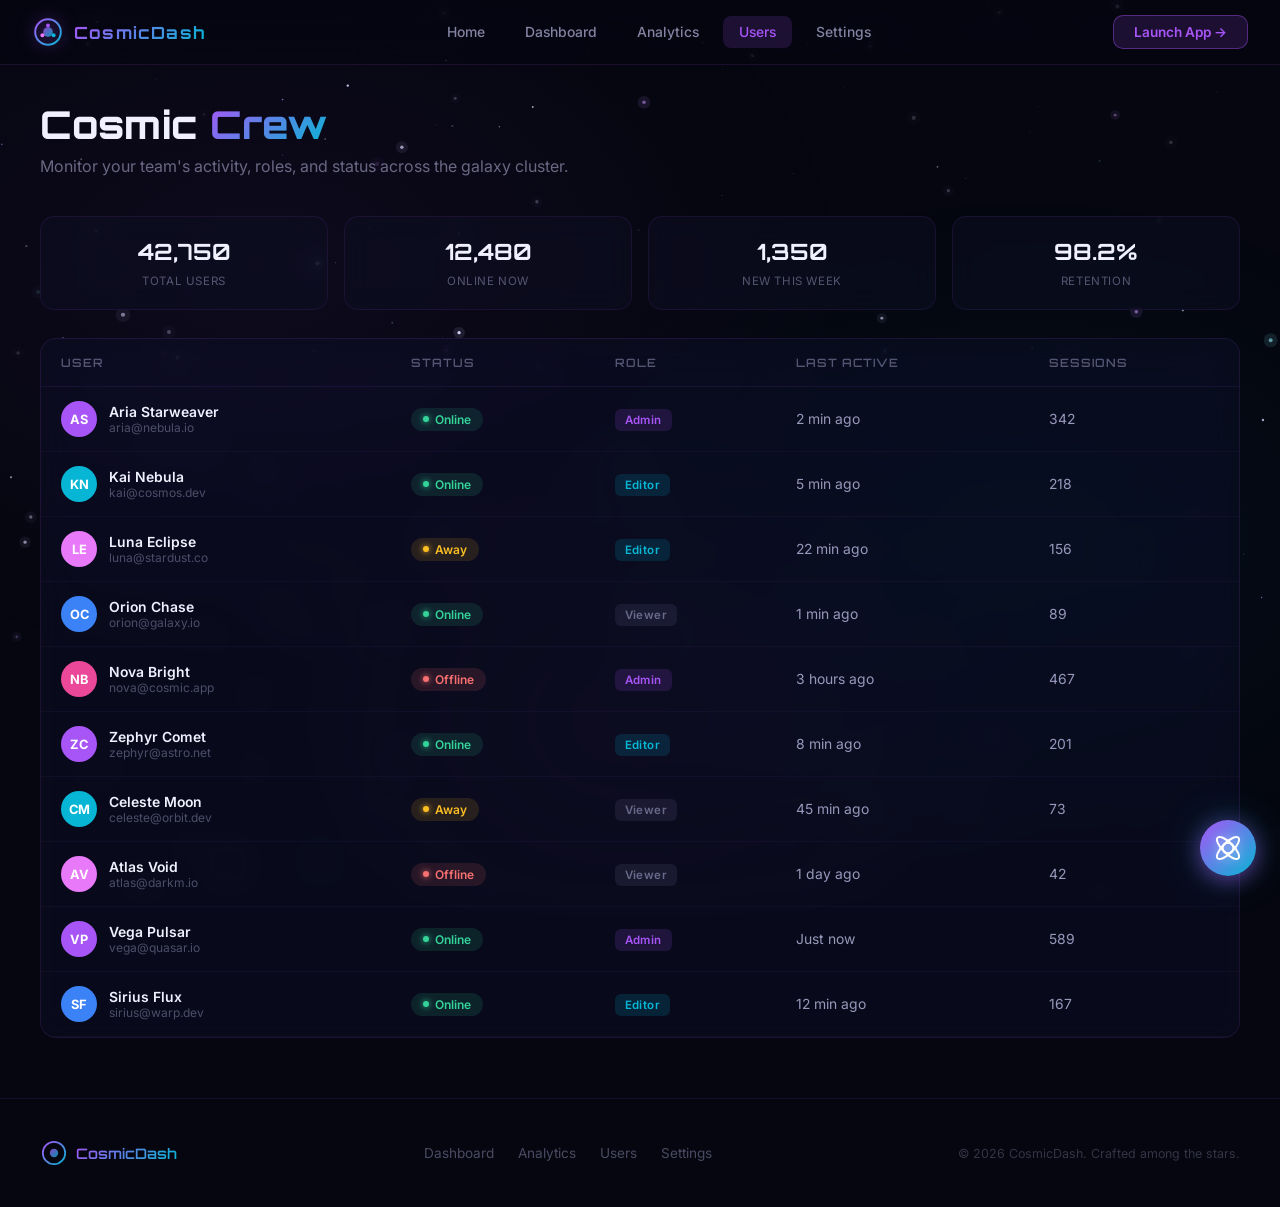
<file: users.html>
<!DOCTYPE html>
<html lang="en">

<head>
    <meta charset="UTF-8" />
    <meta name="viewport" content="width=device-width, initial-scale=1.0" />
    <title>Users — CosmicDash</title>
    <meta name="description"
        content="Manage your cosmic team. View user activity, roles, and status across the galaxy." />
    <link rel="preconnect" href="https://fonts.googleapis.com" />
    <link rel="preconnect" href="https://fonts.gstatic.com" crossorigin />
    <link
        href="https://fonts.googleapis.com/css2?family=Inter:wght@300;400;500;600;700;800&family=Orbitron:wght@400;500;600;700;800;900&display=swap"
        rel="stylesheet" />
    <link rel="stylesheet" href="styles.css" />
    <link rel="stylesheet" href="pages.css" />
</head>

<body class="page-users">
    <canvas id="starfield"></canvas>

    <nav class="hero-nav">
        <div class="hero-nav-inner">
            <a href="index.html" class="hero-logo">
                <svg viewBox="0 0 40 40" width="32" height="32">
                    <defs>
                        <linearGradient id="logoGrad" x1="0%" y1="0%" x2="100%" y2="100%">
                            <stop offset="0%" stop-color="#a855f7" />
                            <stop offset="100%" stop-color="#06b6d4" />
                        </linearGradient>
                    </defs>
                    <circle cx="20" cy="20" r="16" fill="none" stroke="url(#logoGrad)" stroke-width="2.5" />
                    <circle cx="20" cy="20" r="6" fill="url(#logoGrad)" opacity="0.8" />
                    <circle cx="20" cy="12" r="2.5" fill="#a855f7" />
                    <circle cx="27" cy="24" r="2.5" fill="#06b6d4" />
                    <circle cx="13" cy="24" r="2.5" fill="#e879f9" />
                </svg>
                <span>CosmicDash</span>
            </a>
            <div class="hero-nav-links">
                <a href="index.html">Home</a>
                <a href="dashboard.html">Dashboard</a>
                <a href="analytics.html">Analytics</a>
                <a href="users.html" class="active">Users</a>
                <a href="settings.html">Settings</a>
            </div>
            <a href="dashboard.html" class="hero-cta-btn-sm">Launch App →</a>
            <button class="hero-mobile-menu" id="hero-mobile-toggle" aria-label="Menu">
                <svg width="24" height="24" fill="none" stroke="currentColor" stroke-width="2" stroke-linecap="round">
                    <line x1="3" y1="6" x2="21" y2="6" />
                    <line x1="3" y1="12" x2="21" y2="12" />
                    <line x1="3" y1="18" x2="21" y2="18" />
                </svg>
            </button>
        </div>
        <div class="hero-mobile-dropdown" id="hero-mobile-dropdown">
            <a href="index.html">Home</a>
            <a href="dashboard.html">Dashboard</a>
            <a href="quantumica.html" class="quantum-link">Quantumica</a>
            <a href="analytics.html">Analytics</a>
            <a href="users.html" class="active">Users</a>
            <a href="settings.html">Settings</a>
        </div>
    </nav>

    <div class="page-content">
        <div class="page-body">
            <div class="page-hero-banner">
                <h1>Cosmic <span class="gradient-text">Crew</span></h1>
                <p>Monitor your team's activity, roles, and status across the galaxy cluster.</p>
            </div>

            <!-- Mini metrics -->
            <div class="metrics-row">
                <div class="metric-mini">
                    <span class="mm-value">42,750</span>
                    <span class="mm-label">Total Users</span>
                </div>
                <div class="metric-mini">
                    <span class="mm-value">12,480</span>
                    <span class="mm-label">Online Now</span>
                </div>
                <div class="metric-mini">
                    <span class="mm-value">1,350</span>
                    <span class="mm-label">New This Week</span>
                </div>
                <div class="metric-mini">
                    <span class="mm-value">98.2%</span>
                    <span class="mm-label">Retention</span>
                </div>
            </div>

            <!-- Users table -->
            <div class="users-table-wrapper" id="users-table-wrapper">
                <table class="users-table">
                    <thead>
                        <tr>
                            <th>User</th>
                            <th>Status</th>
                            <th>Role</th>
                            <th>Last Active</th>
                            <th>Sessions</th>
                        </tr>
                    </thead>
                    <tbody id="users-table-body">
                        <!-- JS populated -->
                    </tbody>
                </table>
            </div>
        </div>
    </div>

    <footer class="cosmic-footer">
        <div class="footer-inner">
            <div class="footer-brand"><svg viewBox="0 0 40 40" width="28" height="28">
                    <circle cx="20" cy="20" r="16" fill="none" stroke="url(#logoGrad)" stroke-width="2.5" />
                    <circle cx="20" cy="20" r="6" fill="url(#logoGrad)" opacity="0.8" />
                </svg><span>CosmicDash</span></div>
            <div class="footer-links"><a href="dashboard.html">Dashboard</a><a href="analytics.html">Analytics</a><a
                    href="users.html">Users</a><a href="settings.html">Settings</a></div>
            <p class="footer-copy">© 2026 CosmicDash. Crafted among the stars.</p>
        </div>
    </footer>

    <script src="app.js"></script>
    <script src="pages.js"></script>
</body>

</html>
</file>
<file: styles.css>
/* ======================================================
   COSMIC MAGIC DASHBOARD — Styles
   ====================================================== */

/* ── CSS CUSTOM PROPERTIES ──────────────────────────── */
:root {
  /* Space palette */
  --bg-deep:        #05060f;
  --bg-space:       #0a0c1a;
  --bg-card:        rgba(14, 16, 35, 0.55);
  --bg-card-hover:  rgba(22, 25, 55, 0.7);
  --border-glass:   rgba(168, 85, 247, 0.18);
  --border-glass-hover: rgba(168, 85, 247, 0.40);

  /* Neon palette */
  --neon-purple:    #a855f7;
  --neon-cyan:      #06b6d4;
  --neon-magenta:   #e879f9;
  --neon-pink:      #ec4899;
  --neon-blue:      #3b82f6;

  /* Glow colors */
  --glow-purple:    0 0 20px rgba(168, 85, 247, 0.4), 0 0 60px rgba(168, 85, 247, 0.15);
  --glow-cyan:      0 0 20px rgba(6, 182, 212, 0.4), 0 0 60px rgba(6, 182, 212, 0.15);
  --glow-magenta:   0 0 20px rgba(232, 121, 249, 0.4), 0 0 60px rgba(232, 121, 249, 0.15);

  /* Text */
  --text-primary:   #f0f0ff;
  --text-secondary: rgba(200, 200, 240, 0.65);
  --text-muted:     rgba(160, 160, 200, 0.45);

  /* Layout */
  --sidebar-width:  260px;
  --sidebar-collapsed: 72px;
  --header-height:  68px;
  --radius:         16px;
  --radius-sm:      10px;

  /* Transitions */
  --ease-cosmic:    cubic-bezier(0.4, 0, 0.2, 1);
}

/* ── RESET & BASE ───────────────────────────────────── */
*, *::before, *::after {
  margin: 0; padding: 0; box-sizing: border-box;
}

html {
  font-size: 16px;
  scroll-behavior: smooth;
}

body {
  font-family: 'Inter', system-ui, -apple-system, sans-serif;
  background: var(--bg-deep);
  color: var(--text-primary);
  min-height: 100vh;
  overflow-x: hidden;
  -webkit-font-smoothing: antialiased;
}

/* ── STAR FIELD CANVAS ──────────────────────────────── */
#starfield {
  position: fixed;
  inset: 0;
  z-index: 0;
  pointer-events: none;
}

/* ── GLASSMORPHISM MIXIN CLASS ──────────────────────── */
.glass-panel {
  background: var(--bg-card);
  border: 1px solid var(--border-glass);
  border-radius: var(--radius);
  backdrop-filter: blur(18px) saturate(1.6);
  -webkit-backdrop-filter: blur(18px) saturate(1.6);
  box-shadow:
    0 8px 32px rgba(0, 0, 0, 0.45),
    inset 0 1px 0 rgba(255, 255, 255, 0.04);
  transition: border-color 0.4s var(--ease-cosmic),
              box-shadow 0.4s var(--ease-cosmic),
              transform 0.4s var(--ease-cosmic);
}

.glass-panel:hover {
  border-color: var(--border-glass-hover);
  box-shadow:
    0 12px 48px rgba(0, 0, 0, 0.55),
    var(--glow-purple),
    inset 0 1px 0 rgba(255, 255, 255, 0.06);
}

/* ── SIDEBAR ────────────────────────────────────────── */
.sidebar {
  position: fixed;
  top: 0; left: 0;
  width: var(--sidebar-width);
  height: 100vh;
  z-index: 100;
  display: flex;
  flex-direction: column;
  background: rgba(8, 10, 26, 0.82);
  border-right: 1px solid var(--border-glass);
  backdrop-filter: blur(24px) saturate(1.4);
  -webkit-backdrop-filter: blur(24px) saturate(1.4);
  transition: width 0.45s var(--ease-cosmic);
  overflow: hidden;
}

.sidebar.collapsed {
  width: var(--sidebar-collapsed);
}

.sidebar-header {
  display: flex;
  align-items: center;
  gap: 12px;
  padding: 20px 18px;
  border-bottom: 1px solid rgba(168, 85, 247, 0.12);
  min-height: 68px;
}

.logo-icon {
  flex-shrink: 0;
  display: flex;
  align-items: center;
  justify-content: center;
  filter: drop-shadow(0 0 8px rgba(168, 85, 247, 0.5));
  animation: logoPulse 3s ease-in-out infinite;
}

@keyframes logoPulse {
  0%, 100% { filter: drop-shadow(0 0 8px rgba(168, 85, 247, 0.5)); }
  50%      { filter: drop-shadow(0 0 18px rgba(168, 85, 247, 0.8)); }
}

.logo-text {
  font-family: 'Orbitron', sans-serif;
  font-weight: 700;
  font-size: 1.15rem;
  letter-spacing: 1.5px;
  background: linear-gradient(135deg, var(--neon-purple), var(--neon-cyan));
  -webkit-background-clip: text;
  -webkit-text-fill-color: transparent;
  background-clip: text;
  white-space: nowrap;
  transition: opacity 0.3s var(--ease-cosmic);
}

.sidebar.collapsed .logo-text {
  opacity: 0;
  pointer-events: none;
}

/* ── SIDEBAR NAV ────────────────────────────────────── */
.sidebar-nav {
  flex: 1;
  display: flex;
  flex-direction: column;
  gap: 4px;
  padding: 16px 10px;
  overflow-y: auto;
}

.sidebar-footer {
  padding: 10px;
  border-top: 1px solid rgba(168, 85, 247, 0.10);
}

.nav-item {
  display: flex;
  align-items: center;
  gap: 14px;
  padding: 12px 14px;
  border-radius: var(--radius-sm);
  color: var(--text-secondary);
  text-decoration: none;
  font-size: 0.875rem;
  font-weight: 500;
  position: relative;
  transition: all 0.3s var(--ease-cosmic);
  white-space: nowrap;
}

.nav-item .nav-icon {
  width: 22px; height: 22px;
  flex-shrink: 0;
  transition: filter 0.3s var(--ease-cosmic), color 0.3s var(--ease-cosmic);
}

.nav-item .nav-label {
  transition: opacity 0.3s var(--ease-cosmic);
}

.sidebar.collapsed .nav-label {
  opacity: 0;
  pointer-events: none;
}

.nav-item:hover {
  color: var(--text-primary);
  background: rgba(168, 85, 247, 0.10);
}

.nav-item:hover .nav-icon {
  filter: drop-shadow(0 0 6px rgba(168, 85, 247, 0.6));
  color: var(--neon-purple);
}

.nav-item.active {
  color: var(--text-primary);
  background: rgba(168, 85, 247, 0.15);
}

.nav-item.active::before {
  content: '';
  position: absolute;
  left: 0; top: 50%;
  transform: translateY(-50%);
  width: 3px; height: 60%;
  border-radius: 0 3px 3px 0;
  background: linear-gradient(180deg, var(--neon-purple), var(--neon-cyan));
  box-shadow: 0 0 12px var(--neon-purple);
}

.nav-item.active .nav-icon {
  color: var(--neon-purple);
  filter: drop-shadow(0 0 8px rgba(168, 85, 247, 0.6));
}

/* Tooltip for collapsed sidebar */
.sidebar.collapsed .nav-item {
  justify-content: center;
  padding: 12px;
}

.sidebar.collapsed .nav-item::after {
  content: attr(data-tooltip);
  position: absolute;
  left: calc(100% + 14px);
  top: 50%;
  transform: translateY(-50%);
  padding: 6px 12px;
  border-radius: 8px;
  background: rgba(20, 22, 45, 0.95);
  border: 1px solid var(--border-glass);
  color: var(--text-primary);
  font-size: 0.8rem;
  white-space: nowrap;
  opacity: 0;
  pointer-events: none;
  transition: opacity 0.2s var(--ease-cosmic);
  z-index: 200;
  backdrop-filter: blur(12px);
}

.sidebar.collapsed .nav-item:hover::after {
  opacity: 1;
}

/* ── MAIN WRAPPER ───────────────────────────────────── */
.main-wrapper {
  position: relative;
  z-index: 1;
  margin-left: var(--sidebar-width);
  min-height: 100vh;
  transition: margin-left 0.45s var(--ease-cosmic);
}

.sidebar.collapsed ~ .main-wrapper,
body.sidebar-collapsed .main-wrapper {
  margin-left: var(--sidebar-collapsed);
}

/* ── HEADER ─────────────────────────────────────────── */
.top-header {
  display: flex;
  align-items: center;
  justify-content: space-between;
  height: var(--header-height);
  padding: 0 28px;
  background: rgba(8, 10, 26, 0.6);
  border-bottom: 1px solid var(--border-glass);
  backdrop-filter: blur(16px) saturate(1.3);
  -webkit-backdrop-filter: blur(16px) saturate(1.3);
  position: sticky;
  top: 0;
  z-index: 50;
}

.header-left {
  display: flex;
  align-items: center;
  gap: 16px;
}

.sidebar-toggle {
  background: none;
  border: none;
  color: var(--text-secondary);
  cursor: pointer;
  padding: 6px;
  border-radius: 8px;
  transition: all 0.3s var(--ease-cosmic);
  display: flex;
  align-items: center;
}

.sidebar-toggle:hover {
  color: var(--neon-purple);
  background: rgba(168, 85, 247, 0.10);
  box-shadow: 0 0 12px rgba(168, 85, 247, 0.25);
}

.search-container {
  position: relative;
  width: 320px;
}

.search-icon {
  position: absolute;
  left: 14px; top: 50%;
  transform: translateY(-50%);
  color: var(--text-muted);
  pointer-events: none;
  transition: color 0.3s var(--ease-cosmic);
}

.search-input {
  width: 100%;
  padding: 10px 16px 10px 42px;
  border-radius: 12px;
  border: 1px solid var(--border-glass);
  background: rgba(14, 16, 35, 0.5);
  color: var(--text-primary);
  font-family: inherit;
  font-size: 0.875rem;
  outline: none;
  transition: all 0.3s var(--ease-cosmic);
  backdrop-filter: blur(8px);
}

.search-input::placeholder {
  color: var(--text-muted);
}

.search-input:focus {
  border-color: var(--neon-purple);
  box-shadow: 0 0 0 3px rgba(168, 85, 247, 0.15), var(--glow-purple);
}

.search-input:focus ~ .search-icon,
.search-input:focus + .search-icon {
  color: var(--neon-purple);
}

.header-right {
  display: flex;
  align-items: center;
  gap: 18px;
}

.icon-btn {
  position: relative;
  background: rgba(14, 16, 35, 0.5);
  border: 1px solid var(--border-glass);
  border-radius: 10px;
  padding: 8px;
  color: var(--text-secondary);
  cursor: pointer;
  transition: all 0.3s var(--ease-cosmic);
  display: flex;
  align-items: center;
}

.icon-btn:hover {
  color: var(--neon-cyan);
  border-color: rgba(6, 182, 212, 0.4);
  box-shadow: var(--glow-cyan);
}

.notif-badge {
  position: absolute;
  top: -4px; right: -4px;
  width: 18px; height: 18px;
  border-radius: 50%;
  background: linear-gradient(135deg, var(--neon-magenta), var(--neon-purple));
  color: white;
  font-size: 0.65rem;
  font-weight: 700;
  display: flex;
  align-items: center;
  justify-content: center;
  box-shadow: 0 0 10px rgba(232, 121, 249, 0.5);
  animation: badgePulse 2s ease-in-out infinite;
}

@keyframes badgePulse {
  0%, 100% { box-shadow: 0 0 8px rgba(232, 121, 249, 0.4); }
  50%      { box-shadow: 0 0 18px rgba(232, 121, 249, 0.7); }
}

/* ── PROFILE AVATAR ─────────────────────────────────── */
.profile-wrapper {
  display: flex;
  align-items: center;
  gap: 12px;
  cursor: pointer;
}

.profile-avatar {
  position: relative;
  width: 42px; height: 42px;
}

.profile-avatar img {
  width: 100%; height: 100%;
  border-radius: 50%;
  object-fit: cover;
}

.avatar-ring {
  position: absolute;
  inset: -4px;
  border-radius: 50%;
  border: 2px solid transparent;
  background: linear-gradient(135deg, var(--neon-purple), var(--neon-cyan), var(--neon-magenta)) border-box;
  -webkit-mask:
    linear-gradient(#fff 0 0) padding-box,
    linear-gradient(#fff 0 0);
  -webkit-mask-composite: xor;
  mask-composite: exclude;
  animation: ringRotate 4s linear infinite;
}

@keyframes ringRotate {
  0%   { filter: hue-rotate(0deg);   opacity: 0.7; }
  50%  { filter: hue-rotate(30deg);  opacity: 1; }
  100% { filter: hue-rotate(0deg);   opacity: 0.7; }
}

.profile-info {
  display: flex;
  flex-direction: column;
}

.profile-name {
  font-size: 0.85rem;
  font-weight: 600;
  color: var(--text-primary);
}

.profile-role {
  font-size: 0.7rem;
  color: var(--text-muted);
  text-transform: uppercase;
  letter-spacing: 1px;
}

/* ── MAIN CONTENT ───────────────────────────────────── */
.main-content {
  padding: 28px;
}

/* ── KPI CARDS ROW ──────────────────────────────────── */
.kpi-row {
  display: grid;
  grid-template-columns: repeat(4, 1fr);
  gap: 22px;
  margin-bottom: 28px;
}

.kpi-card {
  position: relative;
  display: flex;
  align-items: center;
  gap: 18px;
  padding: 24px;
  border-radius: var(--radius);
  background: var(--bg-card);
  border: 1px solid var(--border-glass);
  backdrop-filter: blur(18px) saturate(1.6);
  -webkit-backdrop-filter: blur(18px) saturate(1.6);
  box-shadow:
    0 8px 32px rgba(0, 0, 0, 0.4),
    0 2px 8px rgba(0, 0, 0, 0.3),
    inset 0 1px 0 rgba(255, 255, 255, 0.04);
  overflow: hidden;
  transition: all 0.45s var(--ease-cosmic);
  cursor: default;
  transform: perspective(800px) rotateX(0deg) rotateY(0deg);
}

.kpi-card::before {
  content: '';
  position: absolute;
  inset: 0;
  border-radius: inherit;
  background: linear-gradient(135deg, rgba(168, 85, 247, 0.05), rgba(6, 182, 212, 0.03));
  opacity: 0;
  transition: opacity 0.4s var(--ease-cosmic);
}

.kpi-card:hover::before { opacity: 1; }

.kpi-card:hover {
  transform: perspective(800px) rotateX(2deg) rotateY(-3deg) translateY(-6px);
  border-color: var(--border-glass-hover);
  box-shadow:
    0 20px 60px rgba(0, 0, 0, 0.5),
    0 4px 16px rgba(168, 85, 247, 0.15),
    var(--glow-purple),
    inset 0 1px 0 rgba(255, 255, 255, 0.06);
}

.kpi-icon-wrap {
  width: 52px; height: 52px;
  border-radius: 14px;
  display: flex;
  align-items: center;
  justify-content: center;
  flex-shrink: 0;
  transition: box-shadow 0.4s var(--ease-cosmic);
}

.kpi-icon-wrap.purple {
  background: rgba(168, 85, 247, 0.15);
  color: var(--neon-purple);
  box-shadow: 0 0 0 rgba(168, 85, 247, 0);
}
.kpi-card:hover .kpi-icon-wrap.purple {
  box-shadow: var(--glow-purple);
}

.kpi-icon-wrap.cyan {
  background: rgba(6, 182, 212, 0.15);
  color: var(--neon-cyan);
}
.kpi-card:hover .kpi-icon-wrap.cyan {
  box-shadow: var(--glow-cyan);
}

.kpi-icon-wrap.magenta {
  background: rgba(232, 121, 249, 0.15);
  color: var(--neon-magenta);
}
.kpi-card:hover .kpi-icon-wrap.magenta {
  box-shadow: var(--glow-magenta);
}

.kpi-icon-wrap.mixed {
  background: linear-gradient(135deg, rgba(168, 85, 247, 0.15), rgba(6, 182, 212, 0.15));
  color: var(--neon-cyan);
}
.kpi-card:hover .kpi-icon-wrap.mixed {
  box-shadow: 0 0 20px rgba(6, 182, 212, 0.3), 0 0 40px rgba(168, 85, 247, 0.15);
}

.kpi-data {
  display: flex;
  flex-direction: column;
  gap: 2px;
  position: relative;
  z-index: 1;
}

.kpi-label {
  font-size: 0.78rem;
  color: var(--text-secondary);
  text-transform: uppercase;
  letter-spacing: 0.8px;
  font-weight: 500;
}

.kpi-value {
  font-family: 'Orbitron', sans-serif;
  font-size: 1.65rem;
  font-weight: 700;
  color: var(--text-primary);
  text-shadow: 0 0 20px rgba(168, 85, 247, 0.3);
  transition: text-shadow 0.4s var(--ease-cosmic);
}

.kpi-card:hover .kpi-value {
  text-shadow: 0 0 30px rgba(168, 85, 247, 0.5), 0 0 60px rgba(168, 85, 247, 0.2);
}

.kpi-change {
  font-size: 0.75rem;
  font-weight: 600;
}

.kpi-change.positive { color: #34d399; }
.kpi-change.negative { color: #f87171; }

/* ── CHART + ACTIVITY GRID ──────────────────────────── */
.content-grid {
  display: grid;
  grid-template-columns: 1fr 360px;
  gap: 22px;
}

.chart-panel {
  padding: 24px;
}

.activity-panel {
  padding: 24px;
  display: flex;
  flex-direction: column;
}

.panel-header {
  display: flex;
  align-items: center;
  justify-content: space-between;
  margin-bottom: 20px;
}

.panel-title {
  font-family: 'Orbitron', sans-serif;
  font-size: 0.95rem;
  font-weight: 600;
  letter-spacing: 0.8px;
  color: var(--text-primary);
}

/* Chart Controls */
.chart-controls {
  display: flex;
  gap: 6px;
}

.chart-btn {
  padding: 6px 14px;
  border-radius: 8px;
  border: 1px solid var(--border-glass);
  background: transparent;
  color: var(--text-secondary);
  font-family: inherit;
  font-size: 0.78rem;
  font-weight: 500;
  cursor: pointer;
  transition: all 0.3s var(--ease-cosmic);
}

.chart-btn:hover {
  color: var(--text-primary);
  border-color: var(--neon-purple);
}

.chart-btn.active {
  background: rgba(168, 85, 247, 0.2);
  border-color: var(--neon-purple);
  color: var(--neon-purple);
  box-shadow: 0 0 12px rgba(168, 85, 247, 0.3);
}

.chart-wrapper {
  width: 100%;
  height: 320px;
  position: relative;
}

.chart-wrapper canvas {
  width: 100% !important;
  height: 100% !important;
}

/* See All Button */
.see-all-btn {
  padding: 6px 14px;
  border-radius: 8px;
  border: 1px solid var(--border-glass);
  background: transparent;
  color: var(--neon-cyan);
  font-family: inherit;
  font-size: 0.75rem;
  font-weight: 500;
  cursor: pointer;
  transition: all 0.3s var(--ease-cosmic);
}

.see-all-btn:hover {
  border-color: var(--neon-cyan);
  box-shadow: var(--glow-cyan);
  background: rgba(6, 182, 212, 0.1);
}

/* ── ACTIVITY FEED ──────────────────────────────────── */
.activity-feed {
  flex: 1;
  display: flex;
  flex-direction: column;
  gap: 14px;
  overflow-y: auto;
  max-height: 360px;
  padding-right: 4px;
}

.activity-feed::-webkit-scrollbar {
  width: 4px;
}
.activity-feed::-webkit-scrollbar-track {
  background: transparent;
}
.activity-feed::-webkit-scrollbar-thumb {
  background: rgba(168, 85, 247, 0.3);
  border-radius: 4px;
}

.activity-item {
  display: flex;
  align-items: flex-start;
  gap: 12px;
  padding: 14px;
  border-radius: var(--radius-sm);
  background: rgba(14, 16, 35, 0.4);
  border: 1px solid rgba(168, 85, 247, 0.08);
  transition: all 0.35s var(--ease-cosmic);
  animation: fadeSlideIn 0.5s var(--ease-cosmic) both;
}

.activity-item:hover {
  background: rgba(22, 25, 55, 0.5);
  border-color: rgba(168, 85, 247, 0.2);
  transform: translateX(4px);
  box-shadow: 0 4px 20px rgba(0, 0, 0, 0.3);
}

@keyframes fadeSlideIn {
  from {
    opacity: 0;
    transform: translateY(12px);
  }
  to {
    opacity: 1;
    transform: translateY(0);
  }
}

.activity-item:nth-child(1) { animation-delay: 0.05s; }
.activity-item:nth-child(2) { animation-delay: 0.10s; }
.activity-item:nth-child(3) { animation-delay: 0.15s; }
.activity-item:nth-child(4) { animation-delay: 0.20s; }
.activity-item:nth-child(5) { animation-delay: 0.25s; }
.activity-item:nth-child(6) { animation-delay: 0.30s; }
.activity-item:nth-child(7) { animation-delay: 0.35s; }
.activity-item:nth-child(8) { animation-delay: 0.40s; }

.activity-dot {
  width: 10px; height: 10px;
  border-radius: 50%;
  flex-shrink: 0;
  margin-top: 4px;
  animation: dotPulse 2.5s ease-in-out infinite;
}

@keyframes dotPulse {
  0%, 100% { box-shadow: 0 0 4px currentColor; transform: scale(1); }
  50%      { box-shadow: 0 0 14px currentColor; transform: scale(1.15); }
}

.activity-dot.purple  { background: var(--neon-purple); color: var(--neon-purple); }
.activity-dot.cyan    { background: var(--neon-cyan);   color: var(--neon-cyan); }
.activity-dot.magenta { background: var(--neon-magenta); color: var(--neon-magenta); }
.activity-dot.pink    { background: var(--neon-pink);   color: var(--neon-pink); }

.activity-body {
  display: flex;
  flex-direction: column;
  gap: 3px;
}

.activity-text {
  font-size: 0.82rem;
  color: var(--text-primary);
  line-height: 1.4;
}

.activity-text strong {
  color: var(--neon-cyan);
  font-weight: 600;
}

.activity-time {
  font-size: 0.7rem;
  color: var(--text-muted);
}

/* ── RESPONSIVE ─────────────────────────────────────── */
@media (max-width: 1200px) {
  .content-grid {
    grid-template-columns: 1fr;
  }
  .activity-panel {
    max-height: none;
  }
  .activity-feed {
    max-height: 300px;
  }
}

@media (max-width: 1024px) {
  .kpi-row {
    grid-template-columns: repeat(2, 1fr);
  }
  .search-container {
    width: 240px;
  }
}

@media (max-width: 768px) {
  .sidebar {
    transform: translateX(-100%);
    width: var(--sidebar-width);
  }
  .sidebar.mobile-open {
    transform: translateX(0);
  }
  .main-wrapper {
    margin-left: 0 !important;
  }
  .kpi-row {
    grid-template-columns: 1fr;
  }
  .main-content {
    padding: 16px;
  }
  .top-header {
    padding: 0 16px;
  }
  .search-container {
    width: 180px;
  }
  .profile-info {
    display: none;
  }
  .content-grid {
    gap: 16px;
  }
  .chart-wrapper {
    height: 240px;
  }
}

@media (max-width: 480px) {
  .search-container {
    display: none;
  }
  .kpi-card {
    padding: 18px;
  }
  .kpi-value {
    font-size: 1.3rem;
  }
}

/* ── NEBULA OVERLAY (subtle ambient color) ──────────── */
body::before {
  content: '';
  position: fixed;
  inset: 0;
  z-index: 0;
  pointer-events: none;
  background:
    radial-gradient(ellipse 600px 400px at 20% 30%, rgba(168, 85, 247, 0.06), transparent),
    radial-gradient(ellipse 500px 350px at 80% 60%, rgba(6, 182, 212, 0.05), transparent),
    radial-gradient(ellipse 400px 300px at 50% 80%, rgba(232, 121, 249, 0.04), transparent);
}

/* ── QUANTUM BUBBLE (Mobile Shortcut) ───────────────── */
.quantum-bubble {
  position: fixed;
  bottom: 24px;
  right: 24px;
  width: 56px;
  height: 56px;
  border-radius: 50%;
  background: linear-gradient(135deg, var(--neon-purple), var(--neon-cyan));
  display: flex;
  align-items: center;
  justify-content: center;
  box-shadow: 0 4px 20px rgba(168, 85, 247, 0.5), 0 0 40px rgba(6, 182, 212, 0.3);
  z-index: 1000;
  cursor: pointer;
  text-decoration: none;
  color: #fff;
  transition: transform 0.3s var(--ease-cosmic), box-shadow 0.3s var(--ease-cosmic);
}

.quantum-bubble:hover, .quantum-bubble:active {
  transform: scale(1.1);
  box-shadow: 0 8px 30px rgba(168, 85, 247, 0.7), 0 0 60px rgba(6, 182, 212, 0.5);
}

.quantum-bubble svg {
  width: 32px;
  height: 32px;
  animation: atomSpin 10s linear infinite;
  filter: drop-shadow(0 0 6px rgba(255, 255, 255, 0.5));
}

@keyframes atomSpin {
  0% { transform: rotate(0deg) scale(1.05); }
  50% { transform: rotate(180deg) scale(0.95); }
  100% { transform: rotate(360deg) scale(1.05); }
}

/* Visible on all screen sizes */
</file>
<file: pages.css>
/* ======================================================
   COSMIC MAGIC — Page-Specific Styles
   (Hero, Analytics, Users, Settings)
   ====================================================== */

/* ── HERO NAVBAR ────────────────────────────────────── */
.hero-nav {
    position: fixed;
    top: 0;
    left: 0;
    right: 0;
    z-index: 200;
    background: rgba(5, 6, 15, 0.6);
    border-bottom: 1px solid rgba(168, 85, 247, 0.12);
    backdrop-filter: blur(20px) saturate(1.4);
    -webkit-backdrop-filter: blur(20px) saturate(1.4);
}

.hero-nav-inner {
    max-width: 1280px;
    margin: 0 auto;
    padding: 0 32px;
    height: 64px;
    display: flex;
    align-items: center;
    justify-content: space-between;
}

.hero-logo {
    display: flex;
    align-items: center;
    gap: 10px;
    text-decoration: none;
}

.hero-logo span {
    font-family: 'Orbitron', sans-serif;
    font-weight: 700;
    font-size: 1.05rem;
    letter-spacing: 1.2px;
    background: linear-gradient(135deg, #a855f7, #06b6d4);
    -webkit-background-clip: text;
    -webkit-text-fill-color: transparent;
    background-clip: text;
}

.hero-logo svg {
    filter: drop-shadow(0 0 8px rgba(168, 85, 247, 0.5));
}

.hero-nav-links {
    display: flex;
    gap: 8px;
}

.hero-nav-links a {
    padding: 8px 16px;
    border-radius: 8px;
    color: rgba(200, 200, 240, 0.65);
    text-decoration: none;
    font-size: 0.87rem;
    font-weight: 500;
    transition: all 0.3s cubic-bezier(0.4, 0, 0.2, 1);
}

.hero-nav-links a:hover {
    color: #f0f0ff;
    background: rgba(168, 85, 247, 0.1);
}

.hero-nav-links a.active {
    color: #a855f7;
    background: rgba(168, 85, 247, 0.15);
}

.hero-cta-btn-sm {
    padding: 8px 20px;
    border-radius: 10px;
    border: 1px solid rgba(168, 85, 247, 0.4);
    background: rgba(168, 85, 247, 0.15);
    color: #a855f7;
    text-decoration: none;
    font-size: 0.85rem;
    font-weight: 600;
    transition: all 0.3s cubic-bezier(0.4, 0, 0.2, 1);
}

.hero-cta-btn-sm:hover {
    background: rgba(168, 85, 247, 0.25);
    box-shadow: 0 0 20px rgba(168, 85, 247, 0.3);
    transform: translateY(-1px);
}

.hero-mobile-menu {
    display: none;
    background: none;
    border: none;
    color: rgba(200, 200, 240, 0.65);
    cursor: pointer;
    padding: 4px;
}

.hero-mobile-dropdown {
    display: none;
    flex-direction: column;
    padding: 8px 24px 16px;
    border-top: 1px solid rgba(168, 85, 247, 0.1);
}

.hero-mobile-dropdown.open {
    display: flex;
}

.hero-mobile-dropdown a {
    padding: 12px 16px;
    color: rgba(200, 200, 240, 0.65);
    text-decoration: none;
    font-size: 0.9rem;
    border-radius: 8px;
    transition: all 0.2s;
}

.hero-mobile-dropdown a:hover,
.hero-mobile-dropdown a.active {
    color: #a855f7;
    background: rgba(168, 85, 247, 0.1);
}

@media (max-width: 860px) {

    .hero-nav-links,
    .hero-cta-btn-sm {
        display: none;
    }

    .hero-mobile-menu {
        display: flex;
    }
}

/* ── HERO SECTION ───────────────────────────────────── */
.page-hero {
    overflow-x: hidden;
}

.hero-section {
    position: relative;
    z-index: 1;
    min-height: 100vh;
    display: grid;
    grid-template-columns: 1fr 1fr;
    align-items: center;
    gap: 48px;
    max-width: 1280px;
    margin: 0 auto;
    padding: 120px 40px 80px;
}

/* Floating orbs */
.hero-orb {
    position: absolute;
    border-radius: 50%;
    filter: blur(80px);
    z-index: -1;
    pointer-events: none;
    animation: orbFloat 8s ease-in-out infinite;
}

.orb-1 {
    width: 500px;
    height: 500px;
    background: radial-gradient(circle, rgba(168, 85, 247, 0.2), transparent 70%);
    top: -10%;
    left: -8%;
    animation-delay: 0s;
}

.orb-2 {
    width: 400px;
    height: 400px;
    background: radial-gradient(circle, rgba(6, 182, 212, 0.18), transparent 70%);
    bottom: 5%;
    right: -5%;
    animation-delay: -3s;
}

.orb-3 {
    width: 300px;
    height: 300px;
    background: radial-gradient(circle, rgba(232, 121, 249, 0.15), transparent 70%);
    top: 50%;
    left: 40%;
    animation-delay: -5s;
}

@keyframes orbFloat {

    0%,
    100% {
        transform: translate(0, 0) scale(1);
    }

    33% {
        transform: translate(20px, -30px) scale(1.05);
    }

    66% {
        transform: translate(-15px, 15px) scale(0.95);
    }
}

/* Hero content */
.hero-content {
    display: flex;
    flex-direction: column;
    gap: 28px;
}

.hero-badge {
    display: inline-flex;
    align-items: center;
    gap: 10px;
    padding: 6px 18px 6px 10px;
    border-radius: 50px;
    background: rgba(168, 85, 247, 0.12);
    border: 1px solid rgba(168, 85, 247, 0.25);
    width: fit-content;
    animation: fadeInUp 0.8s cubic-bezier(0.4, 0, 0.2, 1) both;
}

.badge-dot {
    width: 8px;
    height: 8px;
    border-radius: 50%;
    background: #34d399;
    box-shadow: 0 0 8px rgba(52, 211, 153, 0.6);
    animation: dotPulse 2s ease-in-out infinite;
}

.hero-badge span:last-child {
    font-size: 0.78rem;
    font-weight: 500;
    color: rgba(200, 200, 240, 0.8);
    letter-spacing: 0.4px;
}

.hero-title {
    font-family: 'Orbitron', sans-serif;
    font-size: clamp(2rem, 5vw, 3.6rem);
    font-weight: 800;
    line-height: 1.15;
    letter-spacing: -0.5px;
    color: #f0f0ff;
}

.hero-line {
    display: block;
    animation: fadeInUp 0.8s cubic-bezier(0.4, 0, 0.2, 1) both;
}

.hero-line:nth-child(1) {
    animation-delay: 0.1s;
}

.hero-line:nth-child(2) {
    animation-delay: 0.25s;
}

.hero-line:nth-child(3) {
    animation-delay: 0.4s;
}

.gradient-text {
    background: linear-gradient(135deg, #a855f7, #06b6d4, #e879f9);
    -webkit-background-clip: text;
    -webkit-text-fill-color: transparent;
    background-clip: text;
    background-size: 200% 200%;
    animation: gradientShift 4s ease-in-out infinite;
}

@keyframes gradientShift {

    0%,
    100% {
        background-position: 0% 50%;
    }

    50% {
        background-position: 100% 50%;
    }
}

.hero-subtitle {
    font-size: 1.05rem;
    line-height: 1.7;
    color: rgba(200, 200, 240, 0.6);
    max-width: 520px;
    animation: fadeInUp 0.8s cubic-bezier(0.4, 0, 0.2, 1) both;
    animation-delay: 0.5s;
}

.hero-actions {
    display: flex;
    gap: 14px;
    flex-wrap: wrap;
    animation: fadeInUp 0.8s cubic-bezier(0.4, 0, 0.2, 1) both;
    animation-delay: 0.65s;
}

.hero-cta {
    display: inline-flex;
    align-items: center;
    gap: 8px;
    padding: 14px 30px;
    border-radius: 14px;
    font-family: inherit;
    font-size: 0.92rem;
    font-weight: 600;
    text-decoration: none;
    transition: all 0.35s cubic-bezier(0.4, 0, 0.2, 1);
    cursor: pointer;
    border: none;
}

.hero-cta.primary {
    background: linear-gradient(135deg, #a855f7, #7c3aed);
    color: white;
    box-shadow: 0 4px 24px rgba(168, 85, 247, 0.35);
}

.hero-cta.primary:hover {
    transform: translateY(-3px);
    box-shadow: 0 8px 40px rgba(168, 85, 247, 0.5);
}

.hero-cta.secondary {
    background: rgba(14, 16, 35, 0.6);
    border: 1px solid rgba(168, 85, 247, 0.3);
    color: rgba(200, 200, 240, 0.85);
    backdrop-filter: blur(12px);
}

.hero-cta.secondary:hover {
    border-color: #a855f7;
    color: #f0f0ff;
    transform: translateY(-2px);
    box-shadow: 0 4px 24px rgba(168, 85, 247, 0.2);
}

/* Hero stats */
.hero-stats-row {
    display: flex;
    align-items: center;
    gap: 28px;
    padding-top: 14px;
    animation: fadeInUp 0.8s cubic-bezier(0.4, 0, 0.2, 1) both;
    animation-delay: 0.8s;
}

.hero-stat {
    display: flex;
    flex-direction: column;
    gap: 2px;
}

.hero-stat-value {
    font-family: 'Orbitron', sans-serif;
    font-size: 1.35rem;
    font-weight: 700;
    color: #f0f0ff;
    text-shadow: 0 0 15px rgba(168, 85, 247, 0.3);
}

.hero-stat-label {
    font-size: 0.72rem;
    color: rgba(160, 160, 200, 0.5);
    text-transform: uppercase;
    letter-spacing: 0.8px;
}

.hero-stat-divider {
    width: 1px;
    height: 36px;
    background: linear-gradient(180deg, transparent, rgba(168, 85, 247, 0.3), transparent);
}

/* Hero visual — dashboard preview */
.hero-visual {
    display: flex;
    justify-content: center;
    animation: fadeInUp 1s cubic-bezier(0.4, 0, 0.2, 1) both;
    animation-delay: 0.5s;
    perspective: 1000px;
}

.hero-preview-card {
    width: 100%;
    max-width: 480px;
    padding: 20px;
    border-radius: 20px;
    background: rgba(14, 16, 35, 0.6);
    border: 1px solid rgba(168, 85, 247, 0.2);
    backdrop-filter: blur(20px) saturate(1.4);
    box-shadow:
        0 20px 80px rgba(0, 0, 0, 0.55),
        0 0 40px rgba(168, 85, 247, 0.08),
        inset 0 1px 0 rgba(255, 255, 255, 0.04);
    transform: rotateX(4deg) rotateY(-6deg);
    transition: transform 0.6s cubic-bezier(0.4, 0, 0.2, 1);
    animation: heroCardFloat 6s ease-in-out infinite;
}

.hero-preview-card:hover {
    transform: rotateX(0deg) rotateY(0deg) scale(1.02);
}

@keyframes heroCardFloat {

    0%,
    100% {
        transform: rotateX(4deg) rotateY(-6deg) translateY(0);
    }

    50% {
        transform: rotateX(2deg) rotateY(-4deg) translateY(-12px);
    }
}

.preview-header {
    display: flex;
    align-items: center;
    gap: 12px;
    margin-bottom: 16px;
    padding-bottom: 12px;
    border-bottom: 1px solid rgba(168, 85, 247, 0.1);
}

.preview-dots {
    display: flex;
    gap: 6px;
}

.preview-dots span {
    width: 10px;
    height: 10px;
    border-radius: 50%;
}

.preview-title {
    font-family: 'Orbitron', sans-serif;
    font-size: 0.75rem;
    color: rgba(200, 200, 240, 0.5);
    letter-spacing: 1px;
}

#hero-mini-chart {
    width: 100%;
    height: 160px;
    margin-bottom: 16px;
    border-radius: 12px;
}

.preview-kpi-row {
    display: flex;
    justify-content: space-around;
    gap: 12px;
}

.preview-kpi {
    display: flex;
    flex-direction: column;
    align-items: center;
    gap: 4px;
    padding: 10px 16px;
    border-radius: 10px;
    background: rgba(168, 85, 247, 0.08);
    flex: 1;
}

.pkpi-val {
    font-family: 'Orbitron', sans-serif;
    font-size: 0.9rem;
    font-weight: 700;
    color: #f0f0ff;
}

.pkpi-label {
    font-size: 0.65rem;
    color: rgba(160, 160, 200, 0.5);
    text-transform: uppercase;
    letter-spacing: 0.6px;
}

/* ── FEATURES SECTION ───────────────────────────────── */
.features-section {
    position: relative;
    z-index: 1;
    max-width: 1280px;
    margin: 0 auto;
    padding: 100px 40px;
}

.section-header {
    text-align: center;
    margin-bottom: 60px;
}

.section-title {
    font-family: 'Orbitron', sans-serif;
    font-size: clamp(1.5rem, 3.5vw, 2.3rem);
    font-weight: 700;
    color: #f0f0ff;
    margin-bottom: 14px;
}

.section-desc {
    font-size: 1rem;
    color: rgba(200, 200, 240, 0.55);
    max-width: 560px;
    margin: 0 auto;
    line-height: 1.6;
}

.features-grid {
    display: grid;
    grid-template-columns: repeat(3, 1fr);
    gap: 24px;
}

.feature-card {
    padding: 32px 28px;
    border-radius: 18px;
    background: rgba(14, 16, 35, 0.5);
    border: 1px solid rgba(168, 85, 247, 0.1);
    backdrop-filter: blur(12px);
    transition: all 0.4s cubic-bezier(0.4, 0, 0.2, 1);
    cursor: default;
}

.feature-card:hover {
    border-color: rgba(168, 85, 247, 0.3);
    transform: translateY(-6px);
    box-shadow: 0 16px 50px rgba(0, 0, 0, 0.4), 0 0 30px rgba(168, 85, 247, 0.1);
}

.feature-icon {
    width: 56px;
    height: 56px;
    border-radius: 14px;
    display: flex;
    align-items: center;
    justify-content: center;
    margin-bottom: 20px;
    transition: box-shadow 0.4s;
}

.feature-icon.purple-glow {
    background: rgba(168, 85, 247, 0.12);
    color: #a855f7;
}

.feature-card:hover .feature-icon.purple-glow {
    box-shadow: 0 0 20px rgba(168, 85, 247, 0.4), 0 0 60px rgba(168, 85, 247, 0.15);
}

.feature-icon.cyan-glow {
    background: rgba(6, 182, 212, 0.12);
    color: #06b6d4;
}

.feature-card:hover .feature-icon.cyan-glow {
    box-shadow: 0 0 20px rgba(6, 182, 212, 0.4), 0 0 60px rgba(6, 182, 212, 0.15);
}

.feature-icon.magenta-glow {
    background: rgba(232, 121, 249, 0.12);
    color: #e879f9;
}

.feature-card:hover .feature-icon.magenta-glow {
    box-shadow: 0 0 20px rgba(232, 121, 249, 0.4), 0 0 60px rgba(232, 121, 249, 0.15);
}

.feature-icon.mixed-glow {
    background: linear-gradient(135deg, rgba(168, 85, 247, 0.12), rgba(6, 182, 212, 0.12));
    color: #06b6d4;
}

.feature-card:hover .feature-icon.mixed-glow {
    box-shadow: 0 0 20px rgba(6, 182, 212, 0.3), 0 0 40px rgba(168, 85, 247, 0.15);
}

.feature-card h3 {
    font-family: 'Inter', sans-serif;
    font-size: 1.05rem;
    font-weight: 700;
    color: #f0f0ff;
    margin-bottom: 10px;
}

.feature-card p {
    font-size: 0.87rem;
    line-height: 1.6;
    color: rgba(200, 200, 240, 0.55);
}

/* ── CTA SECTION ────────────────────────────────────── */
.cta-section {
    position: relative;
    z-index: 1;
    padding: 80px 40px;
}

.cta-inner {
    max-width: 680px;
    margin: 0 auto;
    text-align: center;
    padding: 60px 40px;
    border-radius: 24px;
    background: rgba(14, 16, 35, 0.55);
    border: 1px solid rgba(168, 85, 247, 0.15);
    backdrop-filter: blur(20px);
    box-shadow: 0 20px 80px rgba(0, 0, 0, 0.4), 0 0 60px rgba(168, 85, 247, 0.06);
}

.cta-inner h2 {
    font-family: 'Orbitron', sans-serif;
    font-size: clamp(1.5rem, 3vw, 2.2rem);
    font-weight: 700;
    color: #f0f0ff;
    margin-bottom: 14px;
}

.cta-inner p {
    font-size: 1rem;
    color: rgba(200, 200, 240, 0.55);
    margin-bottom: 28px;
}

.cta-actions {
    display: flex;
    gap: 14px;
    justify-content: center;
    flex-wrap: wrap;
}

/* ── FOOTER ─────────────────────────────────────────── */
.cosmic-footer {
    position: relative;
    z-index: 1;
    border-top: 1px solid rgba(168, 85, 247, 0.1);
    padding: 40px;
}

.footer-inner {
    max-width: 1280px;
    margin: 0 auto;
    display: flex;
    align-items: center;
    justify-content: space-between;
    flex-wrap: wrap;
    gap: 16px;
}

.footer-brand {
    display: flex;
    align-items: center;
    gap: 8px;
}

.footer-brand span {
    font-family: 'Orbitron', sans-serif;
    font-weight: 600;
    font-size: 0.9rem;
    background: linear-gradient(135deg, #a855f7, #06b6d4);
    -webkit-background-clip: text;
    -webkit-text-fill-color: transparent;
    background-clip: text;
}

.footer-links {
    display: flex;
    gap: 24px;
}

.footer-links a {
    color: rgba(160, 160, 200, 0.45);
    text-decoration: none;
    font-size: 0.85rem;
    transition: color 0.3s;
}

.footer-links a:hover {
    color: #a855f7;
}

.footer-copy {
    font-size: 0.78rem;
    color: rgba(160, 160, 200, 0.3);
}

/* ── FADE-IN ANIMATION ──────────────────────────────── */
@keyframes fadeInUp {
    from {
        opacity: 0;
        transform: translateY(24px);
    }

    to {
        opacity: 1;
        transform: translateY(0);
    }
}

/* ═══════════════════════════════════════════════════════
   PAGE: ANALYTICS
   ═══════════════════════════════════════════════════════ */
.page-content {
    position: relative;
    z-index: 1;
    min-height: 100vh;
}

.page-body {
    max-width: 1280px;
    margin: 0 auto;
    padding: 100px 40px 60px;
}

.page-hero-banner {
    margin-bottom: 40px;
}

.page-hero-banner h1 {
    font-family: 'Orbitron', sans-serif;
    font-size: clamp(1.6rem, 4vw, 2.4rem);
    font-weight: 800;
    color: #f0f0ff;
    margin-bottom: 8px;
}

.page-hero-banner p {
    font-size: 1rem;
    color: rgba(200, 200, 240, 0.5);
}

.analytics-grid {
    display: grid;
    grid-template-columns: repeat(2, 1fr);
    gap: 24px;
    margin-bottom: 28px;
}

.analytics-card {
    padding: 28px;
    border-radius: 18px;
    background: rgba(14, 16, 35, 0.55);
    border: 1px solid rgba(168, 85, 247, 0.12);
    backdrop-filter: blur(18px) saturate(1.6);
    box-shadow: 0 8px 32px rgba(0, 0, 0, 0.4), inset 0 1px 0 rgba(255, 255, 255, 0.04);
    transition: all 0.4s cubic-bezier(0.4, 0, 0.2, 1);
}

.analytics-card:hover {
    border-color: rgba(168, 85, 247, 0.3);
    transform: translateY(-4px);
    box-shadow: 0 16px 48px rgba(0, 0, 0, 0.5), 0 0 20px rgba(168, 85, 247, 0.1);
}

.analytics-card.full-width {
    grid-column: 1 / -1;
}

.analytics-card h3 {
    font-family: 'Orbitron', sans-serif;
    font-size: 0.88rem;
    font-weight: 600;
    color: #f0f0ff;
    margin-bottom: 18px;
    letter-spacing: 0.6px;
}

.analytics-card canvas {
    width: 100%;
    height: 220px;
}

.analytics-card.full-width canvas {
    height: 280px;
}

.metrics-row {
    display: grid;
    grid-template-columns: repeat(4, 1fr);
    gap: 16px;
    margin-bottom: 28px;
}

.metric-mini {
    padding: 20px;
    border-radius: 14px;
    background: rgba(14, 16, 35, 0.55);
    border: 1px solid rgba(168, 85, 247, 0.1);
    backdrop-filter: blur(14px);
    text-align: center;
    transition: all 0.35s cubic-bezier(0.4, 0, 0.2, 1);
}

.metric-mini:hover {
    border-color: rgba(168, 85, 247, 0.3);
    transform: translateY(-4px);
    box-shadow: 0 8px 30px rgba(0, 0, 0, 0.4), 0 0 15px rgba(168, 85, 247, 0.1);
}

.metric-mini .mm-value {
    font-family: 'Orbitron', sans-serif;
    font-size: 1.4rem;
    font-weight: 700;
    color: #f0f0ff;
    display: block;
    margin-bottom: 4px;
}

.metric-mini .mm-label {
    font-size: 0.72rem;
    color: rgba(160, 160, 200, 0.5);
    text-transform: uppercase;
    letter-spacing: 0.6px;
}

/* ═══════════════════════════════════════════════════════
   PAGE: USERS
   ═══════════════════════════════════════════════════════ */
.users-table-wrapper {
    overflow-x: auto;
    border-radius: 16px;
    background: rgba(14, 16, 35, 0.55);
    border: 1px solid rgba(168, 85, 247, 0.12);
    backdrop-filter: blur(18px) saturate(1.6);
}

.users-table {
    width: 100%;
    border-collapse: collapse;
    font-size: 0.87rem;
}

.users-table thead th {
    font-family: 'Orbitron', sans-serif;
    font-size: 0.72rem;
    font-weight: 600;
    color: rgba(160, 160, 200, 0.5);
    text-transform: uppercase;
    letter-spacing: 1px;
    padding: 16px 20px;
    text-align: left;
    border-bottom: 1px solid rgba(168, 85, 247, 0.1);
    white-space: nowrap;
}

.users-table tbody tr {
    transition: background 0.2s;
}

.users-table tbody tr:hover {
    background: rgba(168, 85, 247, 0.05);
}

.users-table td {
    padding: 14px 20px;
    color: rgba(200, 200, 240, 0.75);
    border-bottom: 1px solid rgba(168, 85, 247, 0.05);
    white-space: nowrap;
}

.user-cell {
    display: flex;
    align-items: center;
    gap: 12px;
}

.user-avatar-sm {
    width: 36px;
    height: 36px;
    border-radius: 50%;
    display: flex;
    align-items: center;
    justify-content: center;
    font-weight: 700;
    font-size: 0.8rem;
    color: white;
    flex-shrink: 0;
}

.user-name-col {
    display: flex;
    flex-direction: column;
}

.user-name-col strong {
    color: #f0f0ff;
    font-weight: 600;
}

.user-name-col span {
    font-size: 0.75rem;
    color: rgba(160, 160, 200, 0.45);
}

.status-badge {
    display: inline-flex;
    align-items: center;
    gap: 6px;
    padding: 4px 12px;
    border-radius: 20px;
    font-size: 0.75rem;
    font-weight: 600;
}

.status-badge.online {
    background: rgba(52, 211, 153, 0.12);
    color: #34d399;
}

.status-badge.offline {
    background: rgba(248, 113, 113, 0.12);
    color: #f87171;
}

.status-badge.away {
    background: rgba(251, 191, 36, 0.12);
    color: #fbbf24;
}

.status-badge::before {
    content: '';
    width: 6px;
    height: 6px;
    border-radius: 50%;
    background: currentColor;
    box-shadow: 0 0 6px currentColor;
}

.role-tag {
    padding: 4px 10px;
    border-radius: 6px;
    font-size: 0.72rem;
    font-weight: 600;
    letter-spacing: 0.4px;
}

.role-tag.admin {
    background: rgba(168, 85, 247, 0.15);
    color: #a855f7;
}

.role-tag.editor {
    background: rgba(6, 182, 212, 0.15);
    color: #06b6d4;
}

.role-tag.viewer {
    background: rgba(160, 160, 200, 0.1);
    color: rgba(160, 160, 200, 0.6);
}

/* ═══════════════════════════════════════════════════════
   PAGE: SETTINGS
   ═══════════════════════════════════════════════════════ */
.settings-grid {
    display: grid;
    grid-template-columns: 260px 1fr;
    gap: 24px;
}

.settings-sidebar {
    display: flex;
    flex-direction: column;
    gap: 4px;
}

.settings-sidebar a {
    display: flex;
    align-items: center;
    gap: 10px;
    padding: 12px 16px;
    border-radius: 10px;
    text-decoration: none;
    color: rgba(200, 200, 240, 0.6);
    font-size: 0.87rem;
    font-weight: 500;
    transition: all 0.3s;
}

.settings-sidebar a:hover {
    color: #f0f0ff;
    background: rgba(168, 85, 247, 0.08);
}

.settings-sidebar a.active {
    color: #a855f7;
    background: rgba(168, 85, 247, 0.15);
}

.settings-panel {
    padding: 32px;
    border-radius: 18px;
    background: rgba(14, 16, 35, 0.55);
    border: 1px solid rgba(168, 85, 247, 0.12);
    backdrop-filter: blur(18px) saturate(1.6);
}

.settings-panel h3 {
    font-family: 'Orbitron', sans-serif;
    font-size: 1rem;
    font-weight: 600;
    color: #f0f0ff;
    margin-bottom: 24px;
}

.setting-group {
    margin-bottom: 24px;
    padding-bottom: 24px;
    border-bottom: 1px solid rgba(168, 85, 247, 0.08);
}

.setting-group:last-child {
    margin-bottom: 0;
    padding-bottom: 0;
    border-bottom: none;
}

.setting-group label {
    display: block;
    font-size: 0.82rem;
    font-weight: 600;
    color: rgba(200, 200, 240, 0.75);
    margin-bottom: 8px;
}

.setting-group .setting-desc {
    font-size: 0.78rem;
    color: rgba(160, 160, 200, 0.45);
    margin-bottom: 12px;
}

.cosmic-input {
    width: 100%;
    max-width: 400px;
    padding: 10px 16px;
    border-radius: 10px;
    border: 1px solid rgba(168, 85, 247, 0.18);
    background: rgba(14, 16, 35, 0.5);
    color: #f0f0ff;
    font-family: inherit;
    font-size: 0.87rem;
    outline: none;
    transition: all 0.3s;
}

.cosmic-input:focus {
    border-color: #a855f7;
    box-shadow: 0 0 0 3px rgba(168, 85, 247, 0.15), 0 0 20px rgba(168, 85, 247, 0.15);
}

.cosmic-toggle {
    position: relative;
    display: inline-flex;
    align-items: center;
    cursor: pointer;
}

.cosmic-toggle input {
    opacity: 0;
    width: 0;
    height: 0;
    position: absolute;
}

.toggle-slider {
    width: 48px;
    height: 26px;
    border-radius: 13px;
    background: rgba(60, 60, 100, 0.4);
    border: 1px solid rgba(168, 85, 247, 0.15);
    position: relative;
    transition: all 0.3s;
}

.toggle-slider::after {
    content: '';
    position: absolute;
    top: 3px;
    left: 3px;
    width: 18px;
    height: 18px;
    border-radius: 50%;
    background: rgba(160, 160, 200, 0.6);
    transition: all 0.3s;
}

.cosmic-toggle input:checked+.toggle-slider {
    background: rgba(168, 85, 247, 0.3);
    border-color: #a855f7;
}

.cosmic-toggle input:checked+.toggle-slider::after {
    transform: translateX(22px);
    background: #a855f7;
    box-shadow: 0 0 10px rgba(168, 85, 247, 0.5);
}

.cosmic-btn {
    padding: 10px 24px;
    border-radius: 10px;
    border: none;
    font-family: inherit;
    font-size: 0.85rem;
    font-weight: 600;
    cursor: pointer;
    transition: all 0.3s;
}

.cosmic-btn.primary {
    background: linear-gradient(135deg, #a855f7, #7c3aed);
    color: white;
    box-shadow: 0 4px 16px rgba(168, 85, 247, 0.3);
}

.cosmic-btn.primary:hover {
    transform: translateY(-2px);
    box-shadow: 0 6px 24px rgba(168, 85, 247, 0.45);
}

/* ── RESPONSIVE — PAGES ─────────────────────────────── */
@media (max-width: 1024px) {
    .hero-section {
        grid-template-columns: 1fr;
        text-align: center;
        padding-top: 100px;
    }

    .hero-content {
        align-items: center;
    }

    .hero-subtitle {
        margin: 0 auto;
    }

    .hero-stats-row {
        justify-content: center;
    }

    .hero-actions {
        justify-content: center;
    }

    .hero-visual {
        order: -1;
    }

    .hero-preview-card {
        max-width: 380px;
    }

    .features-grid {
        grid-template-columns: repeat(2, 1fr);
    }

    .analytics-grid {
        grid-template-columns: 1fr;
    }

    .metrics-row {
        grid-template-columns: repeat(2, 1fr);
    }

    .settings-grid {
        grid-template-columns: 1fr;
    }
}

@media (max-width: 768px) {
    .features-grid {
        grid-template-columns: 1fr;
    }

    .metrics-row {
        grid-template-columns: 1fr 1fr;
    }

    .page-body {
        padding: 80px 20px 40px;
    }

    .features-section,
    .cta-section {
        padding: 60px 20px;
    }

    .hero-section {
        padding: 100px 20px 60px;
    }
}

@media (max-width: 480px) {
    .hero-stats-row {
        flex-direction: column;
        gap: 16px;
    }

    .hero-stat-divider {
        width: 40px;
        height: 1px;
    }

    .metrics-row {
        grid-template-columns: 1fr;
    }

    .footer-inner {
        flex-direction: column;
        text-align: center;
    }
}
</file>
